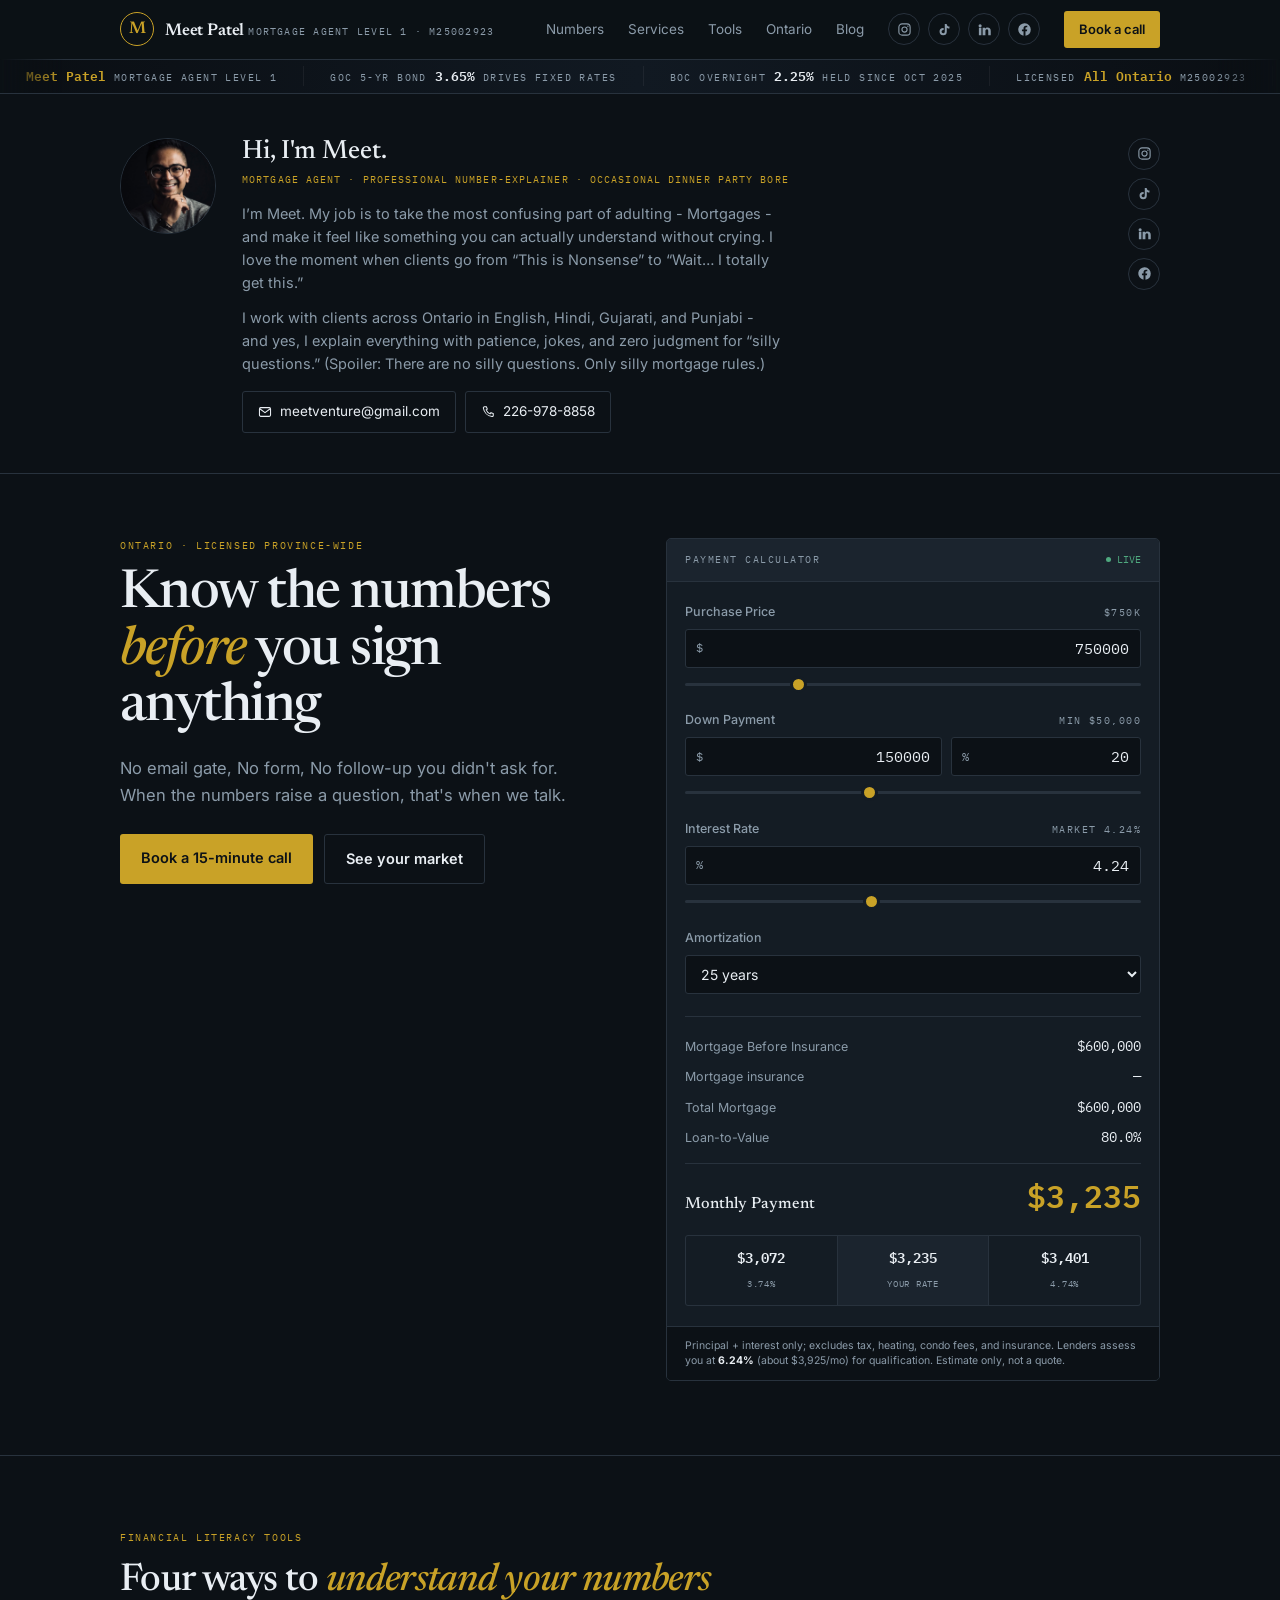
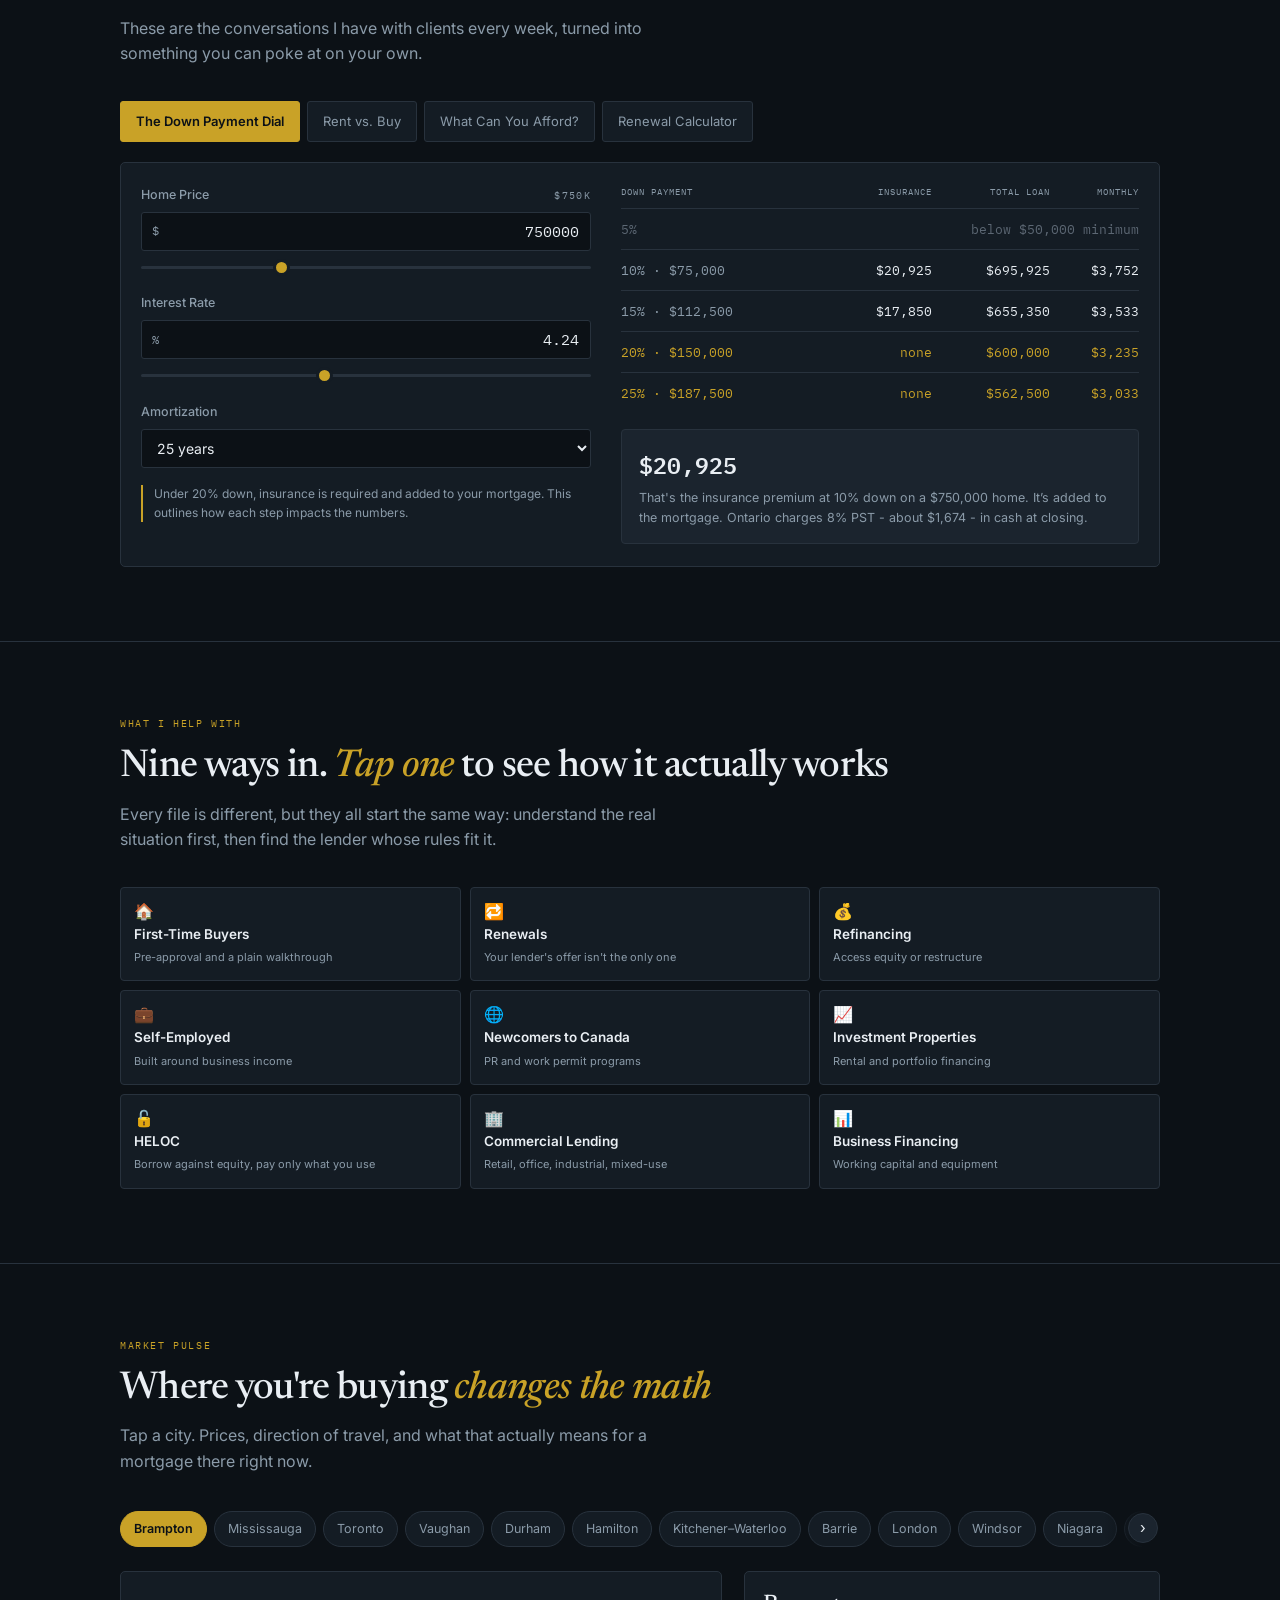
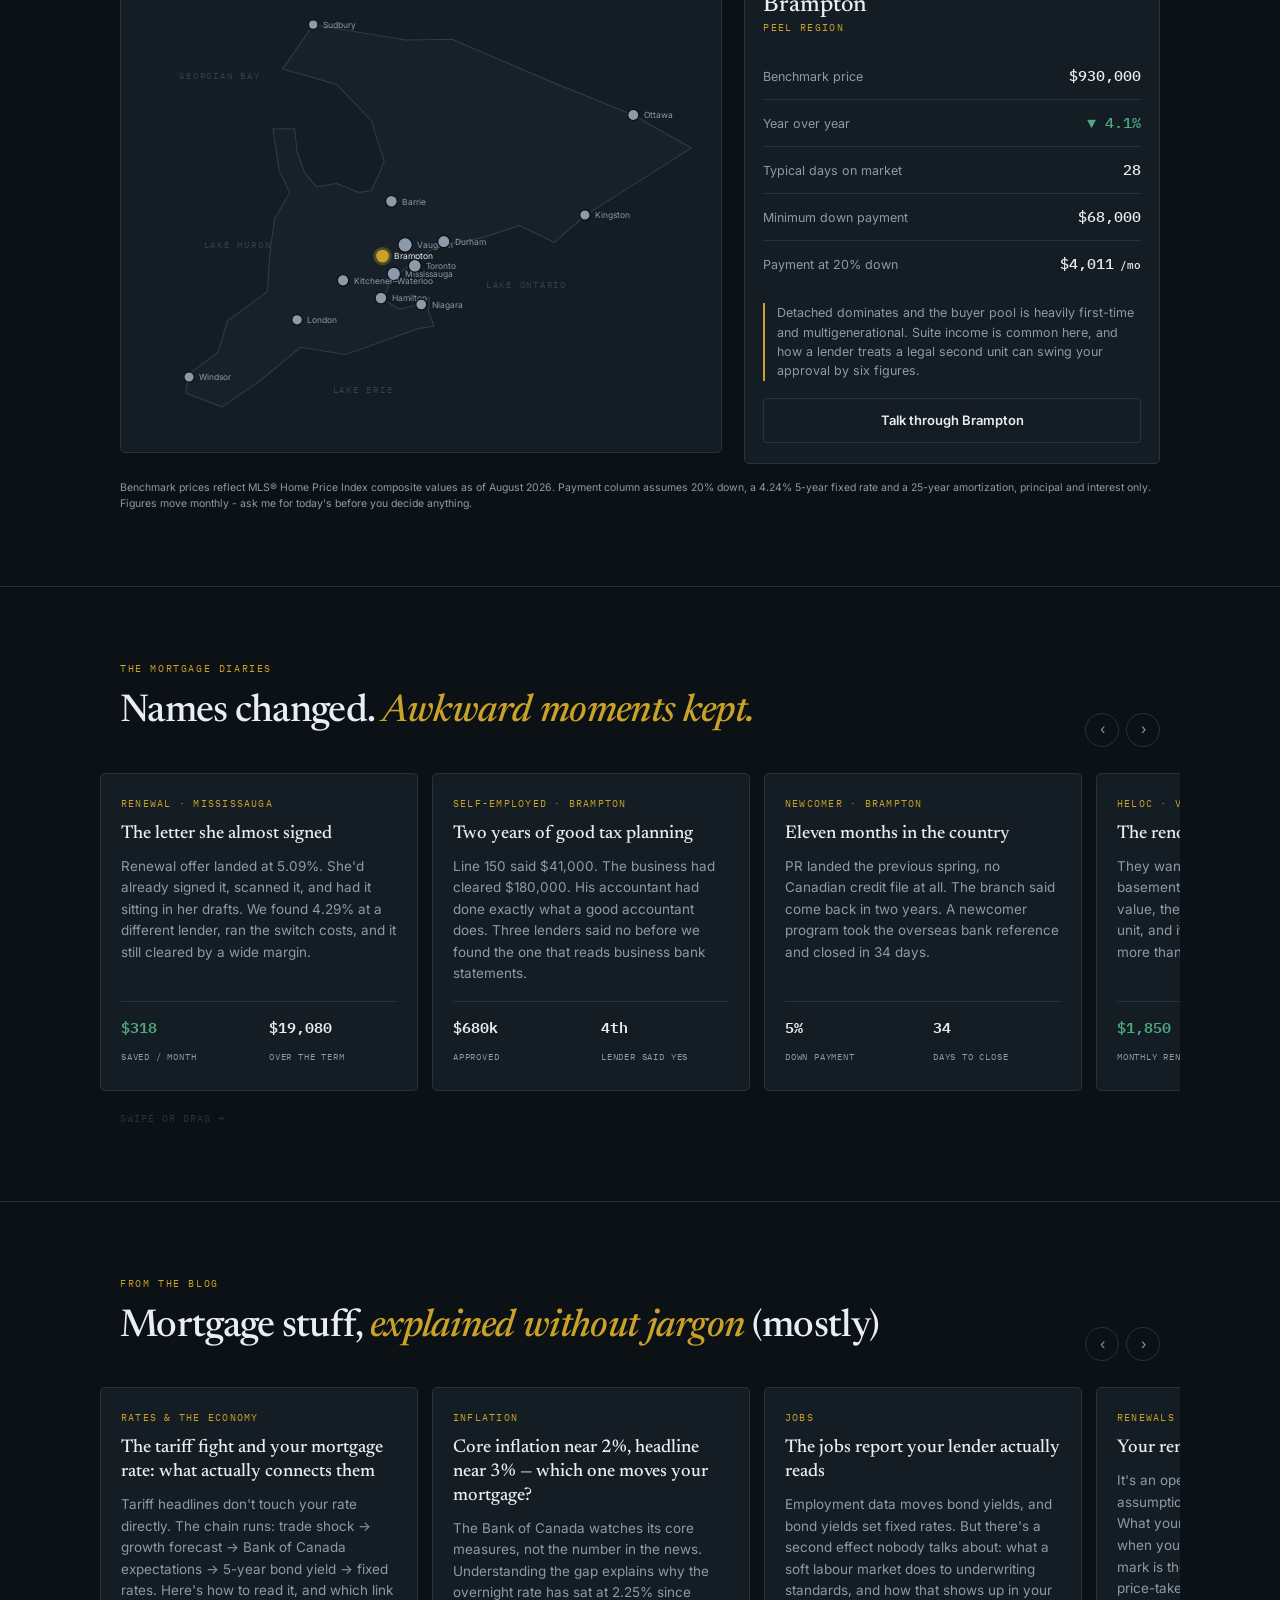
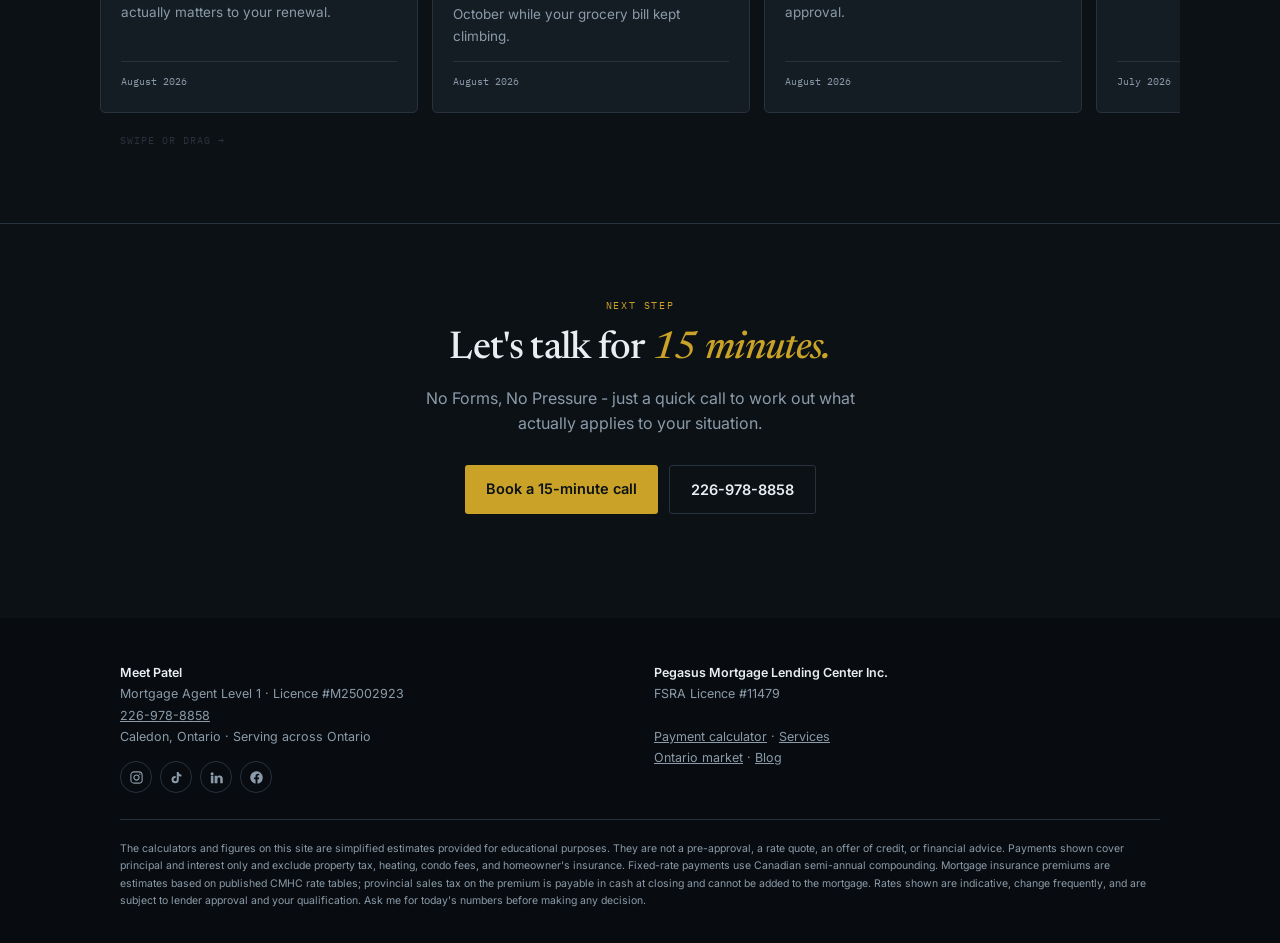
<file: index.html>
<!DOCTYPE html>
<html lang="en">
<head>
<meta charset="utf-8">
<meta name="viewport" content="width=device-width, initial-scale=1">

<title>Mortgage Agent in Brampton &amp; across Ontario | Meet Patel</title>
<meta name="description" content="Straight answers on mortgages across Ontario. Renewals, first-time buyers, self-employed, newcomers and HELOCs. Run your own numbers, then book a free 15-minute call. Meet Patel, Mortgage Agent Level 1, Pegasus Mortgage Lending Center Inc.">
<link rel="canonical" href="https://meetventure.ca/">

<meta property="og:type" content="website">
<meta property="og:url" content="https://meetventure.ca/">
<meta property="og:title" content="Mortgage Agent in Brampton &amp; across Ontario | Meet Patel">
<meta property="og:description" content="Run your own mortgage numbers before you talk to anybody. Renewals, first-time buyers, self-employed, newcomers, HELOCs.">
<meta property="og:image" content="https://meetventure.ca/images/image.jpg">
<meta name="twitter:card" content="summary_large_image">

<!--
================================================================================
  meetventure.ca  ·  ONE FILE, NO BUILD STEP
  Meet Patel · Mortgage Agent Level 1 · M25002923
  Pegasus Mortgage Lending Center Inc. · FSRA 11479
================================================================================

  HOW TO EDIT THIS SITE
  ---------------------
  Almost everything you'll ever want to change lives in ONE place:
  the CONFIG block near the bottom of this file, marked "EDIT ZONE".

    CONFIG.rates      → the ticker numbers. Update Monday mornings.
    CONFIG.market     → the Ontario map data. See the warning below.
    CONFIG.services   → the "What I help with" tiles.
    CONFIG.diaries    → the client stories.
    CONFIG.posts      → the blog cards.

  To change colours: the :root block at the very top of the CSS. Six values.
  To go light instead of dark: swap the four --bg / --surface / --text
  values. Nothing else needs to move.

  ⚠️  BEFORE YOU PUBLISH  ⚠️
  --------------------------
  CONFIG.dataVerified is set to FALSE. While it is false, an amber warning
  bar shows on the map so unverified numbers can never quietly go live.

  Go through every city in CONFIG.market, replace the figures with numbers
  you have actually confirmed from your board (TRREB, CREA, or the local
  board), then set dataVerified: true. The Toronto/GTA and Ontario figures
  are sourced; the rest are placeholders and are marked as such.

  You are licensed. Wrong numbers on a public page are a compliance problem,
  not just an accuracy one.

================================================================================
-->

<link rel="preconnect" href="https://fonts.googleapis.com">
<link rel="preconnect" href="https://fonts.gstatic.com" crossorigin>
<link href="https://fonts.googleapis.com/css2?family=Newsreader:ital,opsz,wght@0,6..72,400;0,6..72,500;0,6..72,600;1,6..72,400&family=Inter:wght@400;500;600&family=IBM+Plex+Mono:wght@400;500;600&display=swap" rel="stylesheet">

<style>
/* ============================================================
   1 · TOKENS — edit these six to re-skin the whole site
   ============================================================ */
:root{
  --bg:#0C1116;          /* page background — deep ink, not pure black */
  --surface:#141C24;     /* cards */
  --surface-2:#1B242E;   /* raised / hover */
  --line:#28323D;        /* hairlines */
  --text:#E9EEF3;        /* body text */
  --muted:#8B9BA9;       /* secondary text */
  --gold:#C9A227;        /* your accent */
  --rise:#E0603A;        /* costs going up */
  --fall:#4FA97F;        /* money saved */

  --display:"Newsreader",Georgia,serif;
  --body:"Inter",system-ui,-apple-system,sans-serif;
  --data:"IBM Plex Mono",ui-monospace,monospace;

  --head-h:104px;        /* sticky header height, desktop */
}

*{box-sizing:border-box;margin:0;padding:0}
html{scroll-behavior:smooth;scroll-padding-top:120px}
body{
  background:var(--bg);color:var(--text);
  font-family:var(--body);font-size:16px;line-height:1.6;
  -webkit-font-smoothing:antialiased;overflow-x:hidden;
}
a{color:inherit}
img{max-width:100%;display:block}
button{font:inherit;color:inherit;background:none;border:none;cursor:pointer}
:focus-visible{outline:2px solid var(--gold);outline-offset:3px;border-radius:2px}

.wrap{width:100%;max-width:1080px;margin:0 auto;padding:0 20px}

/* ============================================================
   2 · HEADER + TICKER  (the signature element)
   ============================================================ */
header{
  position:sticky;top:0;z-index:100;
  background:rgba(12,17,22,.94);
  backdrop-filter:blur(14px);-webkit-backdrop-filter:blur(14px);
  border-bottom:1px solid var(--line);
}
.hdr-top{
  display:flex;align-items:center;justify-content:space-between;
  gap:16px;padding:11px 20px;max-width:1080px;margin:0 auto;
}
.brand{display:flex;align-items:center;gap:11px;text-decoration:none;min-width:0}
.mark{
  width:34px;height:34px;flex:0 0 34px;border-radius:50%;
  border:1px solid var(--gold);color:var(--gold);
  display:grid;place-items:center;
  font-family:var(--display);font-size:17px;font-weight:600;
}
.brand-txt{min-width:0}
.brand-name{
  font-family:var(--display);font-size:17px;font-weight:600;
  letter-spacing:-.01em;line-height:1.15;white-space:nowrap;
}
.brand-role{
  font-family:var(--data);font-size:9.5px;letter-spacing:.13em;
  text-transform:uppercase;color:var(--muted);white-space:nowrap;
}
nav{display:flex;align-items:center;gap:24px}
nav a{
  font-size:13.5px;color:var(--muted);text-decoration:none;
  transition:color .16s;white-space:nowrap;
}
nav a:hover{color:var(--text)}
.nav-cta{
  background:var(--gold);color:#0C1116;
  padding:8px 15px;border-radius:3px;
  font-size:13px;font-weight:600;text-decoration:none;white-space:nowrap;
}
.nav-cta:hover{background:#DDB43A}
@media(max-width:860px){ nav a:not(.nav-cta){display:none} }

/* the rolling rail */
.ticker{
  border-top:1px solid var(--line);
  background:linear-gradient(90deg,#0A0E13,#111922 50%,#0A0E13);
  overflow:hidden;position:relative;height:34px;
  -webkit-mask-image:linear-gradient(90deg,transparent,#000 5%,#000 95%,transparent);
          mask-image:linear-gradient(90deg,transparent,#000 5%,#000 95%,transparent);
}
.ticker-track{
  display:flex;align-items:center;height:100%;width:max-content;
  animation:roll 58s linear infinite;
}
.ticker:hover .ticker-track{animation-play-state:paused}
@keyframes roll{ from{transform:translateX(0)} to{transform:translateX(-50%)} }
.tk{
  display:inline-flex;align-items:baseline;gap:8px;
  padding:0 26px;white-space:nowrap;
  border-right:1px solid rgba(255,255,255,.055);
}
.tk-l{
  font-family:var(--data);font-size:9.5px;letter-spacing:.15em;
  text-transform:uppercase;color:var(--muted);
}
.tk-v{font-family:var(--data);font-size:12.5px;font-weight:600;color:var(--text)}
.tk-v.up{color:var(--rise)} .tk-v.down{color:var(--fall)} .tk-v.acc{color:var(--gold)}
@media(prefers-reduced-motion:reduce){
  .ticker{overflow-x:auto}
  .ticker-track{animation:none}
}
@media(max-width:600px){
  :root{--head-h:96px}
  .brand-name{font-size:15.5px}
  .tk{padding:0 18px}
}

/* ============================================================
   3 · SECTIONS
   ============================================================ */
section{padding:74px 0;border-bottom:1px solid var(--line)}
.eyebrow{
  font-family:var(--data);font-size:10px;letter-spacing:.16em;
  text-transform:uppercase;color:var(--gold);margin-bottom:13px;
}
h2{
  font-family:var(--display);font-weight:500;
  font-size:clamp(1.7rem,4.2vw,2.4rem);line-height:1.16;
  letter-spacing:-.018em;margin-bottom:12px;
}
h2 em{font-style:italic;color:var(--gold)}
.lede{color:var(--muted);max-width:56ch;margin-bottom:34px;font-size:1rem}

/* ---- HERO ---- */
.hero{padding:64px 0 74px}
.hero-grid{display:grid;grid-template-columns:1fr 1fr;gap:52px;align-items:start}
@media(max-width:900px){.hero-grid{grid-template-columns:1fr;gap:36px}}
.hero h1{
  font-family:var(--display);font-weight:500;
  font-size:clamp(2.1rem,6vw,3.35rem);line-height:1.06;
  letter-spacing:-.028em;margin-bottom:18px;
}
.hero h1 em{font-style:italic;color:var(--gold)}
.hero p{color:var(--muted);margin-bottom:26px;font-size:1.04rem;max-width:46ch}
.hero-actions{display:flex;gap:11px;flex-wrap:wrap;margin-bottom:30px}
.btn{
  display:inline-block;padding:12px 21px;border-radius:3px;
  font-size:14.5px;font-weight:600;text-decoration:none;
  background:var(--gold);color:#0C1116;transition:background .16s;
}
.btn:hover{background:#DDB43A}
.btn-ghost{background:transparent;color:var(--text);border:1px solid var(--line)}
.btn-ghost:hover{background:var(--surface-2);border-color:var(--muted)}
.trust{display:flex;flex-wrap:wrap;gap:9px}
.chip{
  font-family:var(--data);font-size:10px;letter-spacing:.09em;
  text-transform:uppercase;color:var(--muted);
  border:1px solid var(--line);border-radius:100px;padding:5px 11px;
}

/* ---- CALCULATOR ---- */
.calc{background:var(--surface);border:1px solid var(--line);border-radius:5px;overflow:hidden}
.calc-head{
  display:flex;justify-content:space-between;align-items:center;gap:10px;
  padding:13px 18px;border-bottom:1px solid var(--line);background:var(--surface-2);
}
.calc-head span:first-child{
  font-family:var(--data);font-size:10px;letter-spacing:.15em;
  text-transform:uppercase;color:var(--muted);
}
.live{display:flex;align-items:center;gap:6px;font-family:var(--data);font-size:10px;color:var(--fall)}
.dot{width:5px;height:5px;border-radius:50%;background:var(--fall)}
.calc-body{padding:20px 18px}

.f{margin-bottom:17px}
.f-top{display:flex;justify-content:space-between;align-items:baseline;margin-bottom:7px;gap:10px}
.f-top label{font-size:12.5px;color:var(--muted);font-weight:500}
.inp{
  width:100%;padding:9px 11px;border:1px solid var(--line);border-radius:3px;
  background:var(--bg);color:var(--text);
  font-family:var(--data);font-size:15px;text-align:right;
}
.inp:focus{border-color:var(--gold);outline:none}
.inp::-webkit-outer-spin-button,.inp::-webkit-inner-spin-button{-webkit-appearance:none;margin:0}
.inp[type=number]{-moz-appearance:textfield}
.f-split{display:grid;grid-template-columns:1.35fr 1fr;gap:9px}
.inp-wrap{position:relative}
.inp-sfx{
  position:absolute;left:11px;top:50%;transform:translateY(-50%);
  font-family:var(--data);font-size:12px;color:var(--muted);pointer-events:none;
}

input[type=range]{
  -webkit-appearance:none;appearance:none;width:100%;height:3px;
  background:var(--line);border-radius:2px;margin-top:11px;cursor:pointer;
}
input[type=range]::-webkit-slider-thumb{
  -webkit-appearance:none;width:17px;height:17px;border-radius:50%;
  background:var(--gold);border:3px solid var(--surface);cursor:pointer;
}
input[type=range]::-moz-range-thumb{
  width:17px;height:17px;border-radius:50%;background:var(--gold);
  border:3px solid var(--surface);cursor:pointer;
}
select.inp{text-align:left;font-family:var(--body);font-size:14px}

.out{border-top:1px solid var(--line);margin-top:22px;padding-top:19px}
.out-row{display:flex;justify-content:space-between;align-items:baseline;margin-bottom:9px;gap:12px}
.out-row span:first-child{font-size:12.5px;color:var(--muted)}
.out-row span:last-child{font-family:var(--data);font-size:13.5px;font-variant-numeric:tabular-nums}
.out-main{
  display:flex;justify-content:space-between;align-items:baseline;gap:12px;
  border-top:1px solid var(--line);margin-top:14px;padding-top:16px;
}
.out-main-l{font-family:var(--display);font-size:1rem;font-weight:500}
.out-main-v{
  font-family:var(--data);font-size:1.95rem;font-weight:600;
  color:var(--gold);font-variant-numeric:tabular-nums;line-height:1;
}
.sens{
  display:grid;grid-template-columns:repeat(3,1fr);gap:1px;
  background:var(--line);border:1px solid var(--line);border-radius:3px;
  margin-top:17px;overflow:hidden;
}
.sens div{background:var(--surface);padding:10px 8px;text-align:center}
.sens b{
  display:block;font-family:var(--data);font-size:13.5px;font-weight:600;
  font-variant-numeric:tabular-nums;margin-bottom:2px;
}
.sens small{font-family:var(--data);font-size:9px;letter-spacing:.08em;text-transform:uppercase;color:var(--muted)}
.sens .mid{background:var(--surface-2)}

.flag{
  font-size:12px;padding:9px 11px;border-radius:3px;margin-top:15px;
  background:rgba(224,96,58,.09);border-left:2px solid var(--rise);color:#F0A085;
}
.flag[hidden]{display:none}
.calc-foot{
  padding:11px 18px;border-top:1px solid var(--line);
  font-size:10.5px;color:var(--muted);line-height:1.5;background:var(--bg);
}

/* ---- SERVICES ---- */
.svc-grid{display:grid;grid-template-columns:repeat(3,1fr);gap:9px}
@media(max-width:760px){.svc-grid{grid-template-columns:repeat(2,1fr)}}
.svc{
  background:var(--surface);border:1px solid var(--line);border-radius:4px;
  padding:15px 13px;text-align:left;transition:all .16s;
  display:flex;flex-direction:column;gap:7px;min-height:82px;
}
.svc:hover{background:var(--surface-2);border-color:var(--muted)}
.svc[aria-expanded=true]{border-color:var(--gold);background:var(--surface-2)}
.svc-ico{font-size:16px;line-height:1}
.svc-name{font-size:13.5px;font-weight:600;line-height:1.28}
.svc-blurb{font-size:11px;color:var(--muted);line-height:1.4}

.svc-panel{
  background:var(--surface);border:1px solid var(--gold);border-radius:4px;
  margin-top:11px;padding:24px 22px;
}
.svc-panel[hidden]{display:none}
.svc-panel h3{font-family:var(--display);font-size:1.35rem;font-weight:500;margin-bottom:10px}
.svc-panel > p{color:var(--muted);margin-bottom:18px;max-width:62ch;font-size:.95rem}
.svc-cols{display:grid;grid-template-columns:1fr 1fr;gap:24px;margin-bottom:20px}
@media(max-width:680px){.svc-cols{grid-template-columns:1fr;gap:18px}}
.svc-cols h4{
  font-family:var(--data);font-size:9.5px;letter-spacing:.14em;
  text-transform:uppercase;color:var(--gold);margin-bottom:9px;
}
.svc-cols ul{list-style:none}
.svc-cols li{
  font-size:13px;color:var(--muted);padding-left:15px;position:relative;margin-bottom:6px;line-height:1.45;
}
.svc-cols li::before{content:"—";position:absolute;left:0;color:var(--line)}
.svc-close{
  font-family:var(--data);font-size:10px;letter-spacing:.12em;
  text-transform:uppercase;color:var(--muted);margin-left:14px;
}
.svc-close:hover{color:var(--text)}

/* ---- ONTARIO MAP ---- */
.warnbar{
  background:rgba(201,162,39,.1);border:1px solid rgba(201,162,39,.4);
  border-radius:4px;padding:11px 14px;margin-bottom:20px;
  font-size:12.5px;color:#E6C86A;
}
.warnbar[hidden]{display:none}

.map-shell{display:grid;grid-template-columns:1.45fr 1fr;gap:22px;align-items:start}
@media(max-width:900px){.map-shell{grid-template-columns:1fr;gap:16px}}
.map-box{
  background:var(--surface);border:1px solid var(--line);
  border-radius:5px;padding:10px;position:relative;
}
.map-box svg{width:100%;height:auto;display:block;touch-action:manipulation}
.land{fill:#182129;stroke:#2E3A46;stroke-width:1.4;stroke-linejoin:round}
.water-lbl{
  font-family:var(--data);font-size:11px;fill:#33414F;
  letter-spacing:.2em;text-transform:uppercase;
}
.pin{cursor:pointer}
.pin-hit{fill:transparent}
.pin-dot{fill:var(--muted);stroke:var(--bg);stroke-width:1.6;transition:all .18s}
.pin:hover .pin-dot{fill:var(--text)}
.pin.on .pin-dot{fill:var(--gold);stroke:var(--gold);stroke-opacity:.3;stroke-width:7}
.pin-lbl{
  font-family:var(--body);font-size:10.5px;fill:var(--muted);
  pointer-events:none;transition:fill .18s;
}
.pin.on .pin-lbl,.pin:hover .pin-lbl{fill:var(--text)}
.pin.home .pin-dot{fill:var(--gold)}
@media(max-width:640px){ .pin-lbl{display:none} }

.chips-wrap{position:relative;margin-bottom:14px}
.chips{
  display:flex;gap:7px;overflow-x:auto;
  padding:3px 52px 10px 0;scroll-behavior:smooth;
  -webkit-overflow-scrolling:touch;scrollbar-width:none;
}
.chips::-webkit-scrollbar{display:none}
.chips-wrap::after{
  content:"";position:absolute;right:0;top:0;bottom:10px;width:56px;
  background:linear-gradient(90deg,transparent,var(--bg) 70%);pointer-events:none;
}
.chips-nudge{
  position:absolute;right:2px;top:calc(50% - 5px);transform:translateY(-50%);
  z-index:2;width:30px;height:30px;border-radius:50%;
  background:var(--surface-2);border:1px solid var(--line);
  display:grid;place-items:center;color:var(--text);font-size:15px;
}
.chips-nudge:hover{border-color:var(--gold);color:var(--gold)}
.chips-nudge.l{left:2px;right:auto}
@media(max-width:700px){.chips-nudge{display:none}}
.mchip{
  flex:0 0 auto;padding:7px 13px;border-radius:100px;
  border:1px solid var(--line);background:var(--surface);
  font-size:12.5px;color:var(--muted);white-space:nowrap;transition:all .15s;
}
.mchip:hover{border-color:var(--muted);color:var(--text)}
.mchip.on{background:var(--gold);border-color:var(--gold);color:#0C1116;font-weight:600}

.panel{background:var(--surface);border:1px solid var(--line);border-radius:5px;padding:20px 18px}
.panel-city{font-family:var(--display);font-size:1.5rem;font-weight:500;line-height:1.15}
.panel-region{
  font-family:var(--data);font-size:9.5px;letter-spacing:.14em;
  text-transform:uppercase;color:var(--gold);margin-bottom:18px;
}
.stat{
  display:flex;justify-content:space-between;align-items:baseline;gap:10px;
  padding:11px 0;border-bottom:1px solid var(--line);
}
.stat:last-of-type{border-bottom:none}
.stat-l{font-size:12.5px;color:var(--muted)}
.stat-v{font-family:var(--data);font-size:15px;font-weight:500;font-variant-numeric:tabular-nums}
.stat-v small{font-size:11px;margin-left:6px}
.panel-note{
  font-size:12.5px;color:var(--muted);line-height:1.55;
  border-left:2px solid var(--gold);padding-left:12px;margin-top:16px;
}
.panel-cta{
  display:block;text-align:center;margin-top:17px;padding:11px;
  border:1px solid var(--line);border-radius:3px;
  font-size:13px;font-weight:600;text-decoration:none;transition:all .16s;
}
.panel-cta:hover{background:var(--gold);border-color:var(--gold);color:#0C1116}
.src{font-size:10.5px;color:var(--muted);margin-top:16px;line-height:1.55}

/* ---- SOCIAL ICONS ---- */
.social{display:flex;gap:8px;align-items:center}
.social a{
  width:32px;height:32px;border-radius:50%;
  border:1px solid var(--line);color:var(--muted);
  display:grid;place-items:center;transition:all .16s;
}
.social a:hover{border-color:var(--gold);color:var(--gold);background:var(--surface-2)}
.social svg{width:15px;height:15px;display:block}
.social-v{flex-direction:column}
@media(max-width:980px){ .hdr-social{display:none} }

/* ---- INTRO BAR ---- */
.intro{padding:44px 0 40px}
.intro-grid{display:grid;grid-template-columns:96px 1fr auto;gap:26px;align-items:start}
@media(max-width:760px){
  .intro-grid{grid-template-columns:72px 1fr;gap:18px}
  .intro-social{grid-column:1/-1}
  .intro-social .social{flex-direction:row}
}
.intro-photo{
  width:96px;height:96px;border-radius:50%;object-fit:cover;
  border:1px solid var(--line);
}
@media(max-width:760px){.intro-photo{width:72px;height:72px}}
.intro-h{font-family:var(--display);font-size:1.65rem;font-weight:500;line-height:1.1;margin-bottom:5px}
.intro-role{
  font-family:var(--data);font-size:10px;letter-spacing:.11em;
  text-transform:uppercase;color:var(--gold);margin-bottom:14px;
}
.intro-body p{font-size:14.5px;color:var(--muted);margin-bottom:11px;max-width:60ch}
.intro-body p em{color:var(--text);font-style:italic}
.intro-contact{display:flex;gap:9px;flex-wrap:wrap;margin-top:16px}
.intro-contact a{
  display:inline-flex;align-items:center;gap:8px;
  padding:9px 15px;border:1px solid var(--line);border-radius:3px;
  font-size:13.5px;text-decoration:none;transition:all .16s;
}
.intro-contact a:hover{border-color:var(--gold);color:var(--gold);background:var(--surface-2)}
.intro-contact svg{width:14px;height:14px;flex:0 0 14px}

/* ---- TOOLS ---- */
.tabs{
  display:flex;gap:7px;overflow-x:auto;margin-bottom:16px;
  padding-bottom:4px;scrollbar-width:none;
}
.tabs::-webkit-scrollbar{display:none}
.tab{
  flex:0 0 auto;padding:9px 15px;border-radius:3px;
  border:1px solid var(--line);background:var(--surface);
  font-size:13px;color:var(--muted);white-space:nowrap;transition:all .15s;
}
.tab:hover{border-color:var(--muted);color:var(--text)}
.tab.on{background:var(--gold);border-color:var(--gold);color:#0C1116;font-weight:600}

.tool{background:var(--surface);border:1px solid var(--line);border-radius:5px;padding:22px 20px}
.tool[hidden]{display:none}
.tool-grid{display:grid;grid-template-columns:1fr 1.15fr;gap:30px;align-items:start}
@media(max-width:820px){.tool-grid{grid-template-columns:1fr;gap:22px}}
.tool-note{
  font-size:12px;color:var(--muted);line-height:1.55;
  border-left:2px solid var(--gold);padding-left:11px;margin-top:16px;
}
.tool-verdict{
  background:var(--surface-2);border:1px solid var(--line);border-radius:4px;
  padding:16px 17px;margin-top:16px;
}
.tool-verdict b{
  display:block;font-family:var(--data);font-size:1.45rem;font-weight:600;
  margin-bottom:5px;font-variant-numeric:tabular-nums;
}
.tool-verdict span{font-size:12.5px;color:var(--muted);line-height:1.55;display:block}

.ladder{width:100%;border-collapse:collapse;font-family:var(--data);font-size:12.5px}
.ladder th{
  font-family:var(--data);font-size:9px;letter-spacing:.11em;text-transform:uppercase;
  color:var(--muted);font-weight:400;text-align:right;padding:0 0 9px;border-bottom:1px solid var(--line);
}
.ladder th:first-child{text-align:left}
.ladder td{padding:10px 0;border-bottom:1px solid var(--line);text-align:right;font-variant-numeric:tabular-nums}
.ladder td:first-child{text-align:left;color:var(--muted)}
.ladder tr.hl td{color:var(--gold)}
.ladder tr.bad td{color:#5C6773}
.ladder tr:last-child td{border-bottom:none}

/* ---- HORIZONTAL RAILS ---- */
.rail-head{display:flex;justify-content:space-between;align-items:flex-end;gap:16px;margin-bottom:26px}
.rail-nav{display:flex;gap:7px;flex:0 0 auto}
.rail-btn{
  width:34px;height:34px;border:1px solid var(--line);border-radius:50%;
  display:grid;place-items:center;color:var(--muted);transition:all .15s;font-size:14px;
}
.rail-btn:hover{border-color:var(--gold);color:var(--gold)}
@media(max-width:700px){.rail-nav{display:none}}

.rail{
  display:flex;gap:14px;overflow-x:auto;scroll-snap-type:x mandatory;
  -webkit-overflow-scrolling:touch;scrollbar-width:none;
  padding-bottom:6px;margin:0 -20px;padding-left:20px;padding-right:20px;
}
.rail::-webkit-scrollbar{display:none}
.card{
  flex:0 0 318px;scroll-snap-align:start;
  background:var(--surface);border:1px solid var(--line);border-radius:5px;
  padding:22px 20px;display:flex;flex-direction:column;transition:border-color .16s;
}
.card:hover{border-color:var(--muted)}
@media(max-width:520px){.card{flex:0 0 82%}}
.card-tag{
  font-family:var(--data);font-size:9.5px;letter-spacing:.13em;
  text-transform:uppercase;color:var(--gold);margin-bottom:11px;
}
.card h3{font-family:var(--display);font-size:1.16rem;font-weight:500;line-height:1.28;margin-bottom:10px}
.card p{font-size:13.5px;color:var(--muted);line-height:1.6;flex:1}
.card-num{
  display:flex;gap:20px;margin-top:16px;padding-top:14px;border-top:1px solid var(--line);
}
.card-num div{flex:1}
.card-num b{
  display:block;font-family:var(--data);font-size:15px;font-weight:600;
  margin-bottom:2px;font-variant-numeric:tabular-nums;
}
.card-num b.g{color:var(--fall)} .card-num b.r{color:var(--rise)}
.card-num small{font-family:var(--data);font-size:9px;letter-spacing:.09em;text-transform:uppercase;color:var(--muted)}
.card-date{font-family:var(--data);font-size:10px;color:var(--muted);margin-top:14px;padding-top:12px;border-top:1px solid var(--line)}
.rail-hint{
  font-family:var(--data);font-size:10px;letter-spacing:.1em;
  text-transform:uppercase;color:var(--line);margin-top:14px;
}

/* ---- CLOSE + FOOTER ---- */
.close-sec{text-align:center;border-bottom:none}
.close-sec h2{max-width:20ch;margin:0 auto 14px}
.close-sec p{color:var(--muted);max-width:44ch;margin:0 auto 28px}
footer{background:#080C10;padding:44px 0 34px;font-size:12.5px;color:var(--muted);line-height:1.7}
.foot-grid{display:grid;grid-template-columns:1fr 1fr;gap:28px;margin-bottom:26px}
@media(max-width:640px){.foot-grid{grid-template-columns:1fr}}
footer strong{color:var(--text);font-weight:600}
.foot-social{margin-top:14px}
.legal{border-top:1px solid var(--line);padding-top:20px;font-size:10.5px;line-height:1.65}
</style>
</head>
<body>

<!-- ============ HEADER ============ -->
<header>
  <div class="hdr-top">
    <a class="brand" href="#top">
      <span class="mark">M</span>
      <span class="brand-txt">
        <span class="brand-name">Meet Patel</span>
        <span class="brand-role">Mortgage Agent Level 1 · M25002923</span>
      </span>
    </a>
    <nav>
      <a href="#numbers">Numbers</a>
      <a href="#help">Services</a>
      <a href="#tools">Tools</a>
      <a href="#ontario">Ontario</a>
      <a href="#blog">Blog</a>
      <span class="social hdr-social" id="hdrSocial"></span>
      <a class="nav-cta" href="https://calendly.com/meetventure" target="_blank" rel="noopener">Book a call</a>
    </nav>
  </div>
  <div class="ticker" aria-hidden="true">
    <div class="ticker-track" id="tick"></div>
  </div>
</header>

<main id="top">

<!-- ============ INTRO ============ -->
<section class="intro">
  <div class="wrap">
    <div class="intro-grid">
      <img class="intro-photo" id="introPhoto" src="images/image.jpg" alt="Meet Patel, Mortgage Agent Level 1, Brampton Ontario">
      <div class="intro-body">
        <div class="intro-h">Hi, I'm Meet.</div>
        <div class="intro-role">Mortgage Agent · Professional Number-Explainer · Occasional Dinner Party Bore</div>
        <p>I’m Meet. My job is to take the most confusing part of adulting - Mortgages - and make it feel like something you can actually understand without crying. I love the moment when clients go from “This is Nonsense” to “Wait… I totally get this.”</p>
        <p>I work with clients across Ontario in English, Hindi, Gujarati, and Punjabi - and yes, I explain everything with patience, jokes, and zero judgment for “silly questions.” (Spoiler: There are no silly questions. Only silly mortgage rules.)</p>
        <div class="intro-contact" id="introContact"></div>
      </div>
      <div class="intro-social">
        <span class="social social-v" id="introSocial"></span>
      </div>
    </div>
  </div>
</section>

<!-- ============ HERO + CALCULATOR ============ -->
<section class="hero" id="numbers">
  <div class="wrap">
    <div class="hero-grid">
      <div>
        <div class="eyebrow">Ontario · Licensed province-wide</div>
        <h1>Know the numbers <em>before</em> you sign anything</h1>
        <p>No email gate, No form, No follow-up you didn't ask for. When the numbers raise a question, that's when we talk.</p>
        <div class="hero-actions">
          <a class="btn" href="https://calendly.com/meetventure" target="_blank" rel="noopener">Book a 15-minute call</a>
          <a class="btn btn-ghost" href="#ontario">See your market</a>
        </div>
      </div>

      <div class="calc">
        <div class="calc-head">
          <span>Payment calculator</span>
          <span class="live"><span class="dot"></span>LIVE</span>
        </div>
        <div class="calc-body">

          <div class="f">
            <div class="f-top">
              <label for="price">Purchase Price</label>
              <span class="tk-l" id="priceHint"></span>
            </div>
            <div class="inp-wrap">
              <span class="inp-sfx">$</span>
              <input class="inp" type="number" id="price" value="750000" min="100000" max="5000000" step="5000" inputmode="numeric">
            </div>
            <input type="range" id="priceR" min="200000" max="2500000" step="5000" value="750000">
          </div>

          <div class="f">
            <div class="f-top">
              <label>Down Payment</label>
              <span class="tk-l" id="minHint"></span>
            </div>
            <div class="f-split">
              <div class="inp-wrap">
                <span class="inp-sfx">$</span>
                <input class="inp" type="number" id="dp" value="150000" min="0" step="1000" inputmode="numeric">
              </div>
              <div class="inp-wrap">
                <span class="inp-sfx">%</span>
                <input class="inp" type="number" id="dpp" value="20" min="0" max="100" step="0.1" inputmode="decimal">
              </div>
            </div>
            <input type="range" id="dpR" min="0" max="50" step="0.5" value="20">
          </div>

          <div class="f">
            <div class="f-top">
              <label for="rate">Interest Rate</label>
              <span class="tk-l" id="rateHint"></span>
            </div>
            <div class="inp-wrap">
              <span class="inp-sfx">%</span>
              <input class="inp" type="number" id="rate" value="4.24" min="0.5" max="15" step="0.01" inputmode="decimal">
            </div>
            <input type="range" id="rateR" min="1" max="9" step="0.01" value="4.24">
          </div>

          <div class="f">
            <div class="f-top"><label for="am">Amortization</label></div>
            <select class="inp" id="am">
              <option value="25" selected>25 years</option>
              <option value="30">30 years</option>
              <option value="20">20 years</option>
              <option value="15">15 years</option>
            </select>
          </div>

          <div class="out">
            <div class="out-row"><span>Mortgage Before Insurance</span><span id="oBase">—</span></div>
            <div class="out-row"><span id="oPremL">Mortgage Insurance Premium</span><span id="oPrem">—</span></div>
            <div class="out-row"><span>Total Mortgage</span><span id="oTotal">—</span></div>
            <div class="out-row"><span>Loan-to-Value</span><span id="oLtv">—</span></div>
            <div class="out-main">
              <span class="out-main-l">Monthly Payment</span>
              <span class="out-main-v" id="oPay">—</span>
            </div>
            <div class="sens">
              <div><b id="sLo">—</b><small id="sLoL">−0.50%</small></div>
              <div class="mid"><b id="sMid">—</b><small>your rate</small></div>
              <div><b id="sHi">—</b><small id="sHiL">+0.50%</small></div>
            </div>
            <div class="flag" id="flagMin" hidden></div>
            <div class="flag" id="flagPst" hidden></div>
          </div>
        </div>
        <div class="calc-foot" id="calcFoot"></div>
      </div>
    </div>
  </div>
</section>

<!-- ============ FINANCIAL LITERACY TOOLS ============ -->
<section id="tools">
  <div class="wrap">
    <div class="eyebrow">Financial literacy tools</div>
    <h2>Four ways to <em>understand your numbers</em></h2>
    <p class="lede">These are the conversations I have with clients every week, turned into something you can poke at on your own.</p>

    <div class="tabs" id="tabs">
      <button class="tab on" data-t="t1">The Down Payment Dial</button>
      <button class="tab" data-t="t2">Rent vs. Buy</button>
      <button class="tab" data-t="t3">What Can You Afford?</button>
      <button class="tab" data-t="t4">Renewal Calculator</button>
    </div>

    <!-- Tool 1 -->
    <div class="tool" id="t1">
      <div class="tool-grid">
        <div>
          <div class="f">
            <div class="f-top"><label for="t1p">Home Price</label><span class="tk-l" id="t1pH"></span></div>
            <div class="inp-wrap"><span class="inp-sfx">$</span><input class="inp" type="number" id="t1p" value="750000" step="5000" inputmode="numeric"></div>
            <input type="range" id="t1pR" min="200000" max="2000000" step="5000" value="750000">
          </div>
          <div class="f">
            <div class="f-top"><label for="t1r">Interest Rate</label></div>
            <div class="inp-wrap"><span class="inp-sfx">%</span><input class="inp" type="number" id="t1r" value="4.24" step="0.01" inputmode="decimal"></div>
            <input type="range" id="t1rR" min="1" max="9" step="0.01" value="4.24">
          </div>
          <div class="f">
            <div class="f-top"><label for="t1a">Amortization</label></div>
            <select class="inp" id="t1a"><option value="25">25 years</option><option value="30">30 years</option></select>
          </div>
          <p class="tool-note">Under 20% down, insurance is required and added to your mortgage. This outlines how each step impacts the numbers.</p>
        </div>
        <div>
          <table class="ladder" id="t1out"></table>
          <div class="tool-verdict" id="t1v"></div>
        </div>
      </div>
    </div>

    <!-- Tool 2 -->
    <div class="tool" id="t2" hidden>
      <div class="tool-grid">
        <div>
          <div class="f">
            <div class="f-top"><label for="t2rent">Monthly Rent Today</label></div>
            <div class="inp-wrap"><span class="inp-sfx">$</span><input class="inp" type="number" id="t2rent" value="2600" step="50" inputmode="numeric"></div>
          </div>
          <div class="f">
            <div class="f-top"><label for="t2price">Comparable Home Price</label></div>
            <div class="inp-wrap"><span class="inp-sfx">$</span><input class="inp" type="number" id="t2price" value="750000" step="5000" inputmode="numeric"></div>
          </div>
          <div class="f">
            <div class="f-top"><label for="t2dp">Down Payment</label></div>
            <div class="inp-wrap"><span class="inp-sfx">%</span><input class="inp" type="number" id="t2dp" value="20" step="0.5" inputmode="decimal"></div>
          </div>
          <div class="f">
            <div class="f-top"><label for="t2r">Interest Rate</label></div>
            <div class="inp-wrap"><span class="inp-sfx">%</span><input class="inp" type="number" id="t2r" value="4.24" step="0.01" inputmode="decimal"></div>
          </div>
          <div class="f">
            <div class="f-top"><label for="t2y">Years from Now</label><span class="tk-l" id="t2yH">10 years</span></div>
            <input type="range" id="t2y" min="1" max="25" step="1" value="10">
          </div>
          <div class="f">
            <div class="f-top"><label for="t2g">Home appreciation / yr</label></div>
            <div class="inp-wrap"><span class="inp-sfx">%</span><input class="inp" type="number" id="t2g" value="3" step="0.5" inputmode="decimal"></div>
          </div>
          <div class="f">
            <div class="f-top"><label for="t2c">Tax + Upkeep / yr</label><span class="tk-l">% of value</span></div>
            <div class="inp-wrap"><span class="inp-sfx">%</span><input class="inp" type="number" id="t2c" value="1.5" step="0.1" inputmode="decimal"></div>
          </div>
        </div>
        <div>
          <table class="ladder" id="t2out"></table>
          <div class="tool-verdict" id="t2v"></div>
          <p class="tool-note">Assumes 3% annual rent growth and 1.5% closing costs. Unlike most rent‑vs‑buy tools, this one includes property tax, maintenance, and closing costs. It still excludes the investment return your down payment could earn - an important factor worth discussing.</p>
        </div>
      </div>
    </div>

    <!-- Tool 3 -->
    <div class="tool" id="t3" hidden>
      <div class="tool-grid">
        <div>
          <div class="f">
            <div class="f-top"><label for="t3inc">Annual Household Income</label></div>
            <div class="inp-wrap"><span class="inp-sfx">$</span><input class="inp" type="number" id="t3inc" value="140000" step="1000" inputmode="numeric"></div>
          </div>
          <div class="f">
            <div class="f-top"><label for="t3debt">Monthly Debt Payments</label><span class="tk-l">cards, car, loans</span></div>
            <div class="inp-wrap"><span class="inp-sfx">$</span><input class="inp" type="number" id="t3debt" value="500" step="25" inputmode="numeric"></div>
          </div>
          <div class="f">
            <div class="f-top"><label for="t3dp">Down Payment Saved</label></div>
            <div class="inp-wrap"><span class="inp-sfx">$</span><input class="inp" type="number" id="t3dp" value="90000" step="1000" inputmode="numeric"></div>
          </div>
          <div class="f">
            <div class="f-top"><label for="t3tax">Property Tax / year</label></div>
            <div class="inp-wrap"><span class="inp-sfx">$</span><input class="inp" type="number" id="t3tax" value="5200" step="100" inputmode="numeric"></div>
          </div>
          <div class="f">
            <div class="f-top"><label for="t3heat">Heat / month</label></div>
            <div class="inp-wrap"><span class="inp-sfx">$</span><input class="inp" type="number" id="t3heat" value="150" step="10" inputmode="numeric"></div>
          </div>
          <div class="f">
            <div class="f-top"><label for="t3r">Contract Rate</label><span class="tk-l" id="t3qH"></span></div>
            <div class="inp-wrap"><span class="inp-sfx">%</span><input class="inp" type="number" id="t3r" value="4.24" step="0.01" inputmode="decimal"></div>
          </div>
          <div class="f">
            <div class="f-top"><label for="t3a">Amortization</label></div>
            <select class="inp" id="t3a">
              <option value="25" selected>25 years</option>
              <option value="30">30 years</option>
            </select>
          </div>
        </div>
        <div>
          <table class="ladder" id="t3out"></table>
          <div class="tool-verdict" id="t3v"></div>
          <div class="flag" id="t3flag" hidden></div>
          <p class="tool-note">Uses lender ratios: GDS 39%, TDS 44%. Tighter one sets your limit. It’s a guide, not a pre‑approval, and lenders vary their rules..</p>
        </div>
      </div>
    </div>

    <!-- Tool 4 -->
    <div class="tool" id="t4" hidden>
      <div class="tool-grid">
        <div>
          <div class="f">
            <div class="f-top"><label for="t4bal">Remaining Balance</label></div>
            <div class="inp-wrap"><span class="inp-sfx">$</span><input class="inp" type="number" id="t4bal" value="480000" step="1000" inputmode="numeric"></div>
          </div>
          <div class="f">
            <div class="f-top"><label for="t4cur">Your Current Rate</label></div>
            <div class="inp-wrap"><span class="inp-sfx">%</span><input class="inp" type="number" id="t4cur" value="1.89" step="0.01" inputmode="decimal"></div>
          </div>
          <div class="f">
            <div class="f-top"><label for="t4yrs">Years Left to Pay Off</label></div>
            <div class="inp-wrap"><span class="inp-sfx">y</span><input class="inp" type="number" id="t4yrs" value="20" step="1" min="1" max="30" inputmode="numeric"></div>
          </div>
          <div class="f">
            <div class="f-top"><label for="t4off">Your Lender's Renewal Offer</label><span class="tk-l">from your letter</span></div>
            <div class="inp-wrap"><span class="inp-sfx">%</span><input class="inp" type="number" id="t4off" value="4.64" step="0.01" inputmode="decimal"></div>
          </div>
          <div class="f">
            <div class="f-top"><label for="t4mkt">Competitive Market Rate</label><span class="tk-l" id="t4mH"></span></div>
            <div class="inp-wrap"><span class="inp-sfx">%</span><input class="inp" type="number" id="t4mkt" value="4.24" step="0.01" inputmode="decimal"></div>
          </div>
          <p class="tool-note">Switching lenders at maturity normally carries no prepayment penalty. Most lenders will hold a rate for you from about 120 days out.</p>
        </div>
        <div>
          <table class="ladder" id="t4out"></table>
          <div class="tool-verdict" id="t4v"></div>
        </div>
      </div>
    </div>
  </div>
</section>

<!-- ============ SERVICES ============ -->
<section id="help">
  <div class="wrap">
    <div class="eyebrow">What I help with</div>
    <h2>Nine ways in. <em>Tap one</em> to see how it actually works</h2>
    <p class="lede">Every file is different, but they all start the same way: understand the real situation first, then find the lender whose rules fit it.</p>
    <div class="svc-grid" id="svcGrid"></div>
    <div class="svc-panel" id="svcPanel" hidden></div>
  </div>
</section>

<!-- ============ ONTARIO MAP ============ -->
<section id="ontario">
  <div class="wrap">
    <div class="eyebrow">Market pulse</div>
    <h2>Where you're buying <em>changes the math</em></h2>
    <p class="lede">Tap a city. Prices, direction of travel, and what that actually means for a mortgage there right now.</p>

    <div class="warnbar" id="warnbar" hidden></div>

    <div class="chips-wrap">
      <div class="chips" id="chips"></div>
      <button class="chips-nudge l" id="chipsL" aria-label="Scroll cities left">‹</button>
      <button class="chips-nudge" id="chipsR" aria-label="Scroll cities right">›</button>
    </div>

    <div class="map-shell">
      <div class="map-box">
        <svg viewBox="0 0 720 570" role="img" aria-label="Map of Ontario with selectable cities">
          <text class="water-lbl" x="60" y="120">Georgian Bay</text>
          <text class="water-lbl" x="90" y="330">Lake Huron</text>
          <text class="water-lbl" x="440" y="380">Lake Ontario</text>
          <text class="water-lbl" x="250" y="510">Lake Erie</text>
          <path class="land" d="M71 487 L108 459 L120 420 L169 384 L172 339 L178 294 L197 261 L184 235 L176 182 L203 182 L206 210 L215 236 L230 254 L255 250 L283 261 L298 259 L309 235 L314 222 L298 172 L255 127 L188 108 L226 53 L341 72 L398 71 L517 122 L623 165 L695 206 L624 251 L564 289 L525 323 L482 302 L437 317 L380 327 L347 351 L323 368 L315 388 L310 392 L333 406 L357 400 L370 391 L369 408 L376 427 L356 430 L266 462 L210 453 L161 494 L113 527 L68 510 Z"/>
          <g id="pins"></g>
        </svg>
      </div>

      <div class="panel" id="panel"></div>
    </div>

    <p class="src" id="src"></p>
  </div>
</section>

<!-- ============ MORTGAGE DIARIES ============ -->
<section id="stories">
  <div class="wrap">
    <div class="rail-head">
      <div>
        <div class="eyebrow">The Mortgage Diaries</div>
        <h2>Names changed. <em>Awkward moments kept.</em></h2>
      </div>
      <div class="rail-nav">
        <button class="rail-btn" data-rail="diaryRail" data-dir="-1" aria-label="Previous story">‹</button>
        <button class="rail-btn" data-rail="diaryRail" data-dir="1" aria-label="Next story">›</button>
      </div>
    </div>
    <div class="rail" id="diaryRail"></div>
    <div class="rail-hint">Swipe or drag →</div>
  </div>
</section>

<!-- ============ BLOG ============ -->
<section id="blog">
  <div class="wrap">
    <div class="rail-head">
      <div>
        <div class="eyebrow">From the blog</div>
        <h2>Mortgage stuff, <em>explained without jargon</em> (mostly)</h2>
      </div>
      <div class="rail-nav">
        <button class="rail-btn" data-rail="blogRail" data-dir="-1" aria-label="Previous post">‹</button>
        <button class="rail-btn" data-rail="blogRail" data-dir="1" aria-label="Next post">›</button>
      </div>
    </div>
    <div class="rail" id="blogRail"></div>
    <div class="rail-hint">Swipe or drag →</div>
  </div>
</section>

<!-- ============ CLOSE ============ -->
<section class="close-sec">
  <div class="wrap">
    <div class="eyebrow">Next step</div>
    <h2>Let's talk for <em>15 minutes.</em></h2>
    <p>No Forms, No Pressure - just a quick call to work out what actually applies to your situation.</p>
    <div class="hero-actions" style="justify-content:center">
      <a class="btn" href="https://calendly.com/meetventure" target="_blank" rel="noopener">Book a 15-minute call</a>
      <a class="btn btn-ghost" href="tel:+12269788858">226-978-8858</a>
    </div>
  </div>
</section>

</main>

<footer>
  <div class="wrap">
    <div class="foot-grid">
      <div>
        <strong>Meet Patel</strong><br>
        Mortgage Agent Level 1 · Licence #M25002923<br>
        <a href="tel:+12269788858">226-978-8858</a><br>
        Caledon, Ontario · Serving across Ontario
        <div class="foot-social">
          <span class="social" id="footSocial"></span>
        </div>
      </div>
      <div>
        <strong>Pegasus Mortgage Lending Center Inc.</strong><br>
        FSRA Licence #11479<br><br>
        <a href="#numbers">Payment calculator</a> · <a href="#help">Services</a><br>
        <a href="#ontario">Ontario market</a> · <a href="#blog">Blog</a>
      </div>
    </div>
    <div class="legal">
      The calculators and figures on this site are simplified estimates provided for educational purposes. They are not a pre-approval, a rate quote, an offer of credit, or financial advice. Payments shown cover principal and interest only and exclude property tax, heating, condo fees, and homeowner's insurance. Fixed-rate payments use Canadian semi-annual compounding. Mortgage insurance premiums are estimates based on published CMHC rate tables; provincial sales tax on the premium is payable in cash at closing and cannot be added to the mortgage. Rates shown are indicative, change frequently, and are subject to lender approval and your qualification. Ask me for today's numbers before making any decision.
    </div>
  </div>
</footer>

<script>
/* ==================================================================
   ★★★  EDIT ZONE — everything you'll ever change lives here  ★★★
   ================================================================== */
const CONFIG = {

  /* Set to true ONLY after you've verified every market number below
     against your board's latest release. While false, an amber warning
     bar shows on the map so nothing unverified goes live by accident. */
  dataVerified: false,

  asOf: "August 2026",

  /* ---- TICKER + CALCULATOR DEFAULTS — update Monday mornings ---- */
  rates: {
    fixed5:   4.24,   // best 5-yr fixed you can actually place today
    var5:     3.35,   // best 5-yr variable
    boc:      2.25,   // Bank of Canada overnight
    prime:    4.45,   // lender prime
    bond5:    3.20    // Government of Canada 5-yr bond yield
  },

  /* ---- CONTACT ----
     Change it here once and it updates the header, the intro, and the footer. */
  contact: {
    email:    "meetventure@gmail.com",          // ⚠️ CONFIRM THIS IS RIGHT
    phone:    "226-978-8858",
    phoneRaw: "+12269788858",
    calendly: "https://calendly.com/meetventure",
    social: {
      Instagram: "https://instagram.com/meetventure/",
      TikTok:    "https://tiktok.com/@meetventure",
      LinkedIn:  "https://linkedin.com/in/meetventurefinance",
      Facebook:  "https://facebook.com/meetventure/"
    }
  },

  /* ---- THE ROLLING RAIL ----
     Add, remove or reorder freely. tone: "up" | "down" | "acc" | ""
     Leave `l` empty for a plain label with no data prefix. */
  ticker: [
    { l:"",              v:"Meet Patel",   tone:"acc", sub:"Mortgage Agent Level 1" },
    { l:"GoC 5-yr bond", v:"3.65%",        tone:"",    sub:"drives fixed rates" },
    { l:"BoC overnight", v:"2.25%",        tone:"",    sub:"held since Oct 2025" },
    { l:"Licensed",      v:"All Ontario",  tone:"acc", sub:"M25002923" }
  ],

  /* ---- SERVICES ---- */
  services: [
    { ico:"🏠", name:"First-Time Buyers", blurb:"Pre-approval and a plain walkthrough",
      body:"Most first-time buyers get told a number and never told how it was reached. We do it the other way round — you'll understand the math before you understand the price.",
      left:["What you can actually carry, not just qualify for","Down payment strategy including the FHSA and RRSP Home Buyers' Plan","Land transfer tax rebates and what they're worth","Why a pre-approval is a rate hold, not a promise"],
      right:["Two most recent pay stubs","Letter of employment","90-day history on down payment funds","Photo ID and SIN"] },

    { ico:"🔁", name:"Renewals", blurb:"Your lender's offer isn't the only one",
      body:"Roughly 60% of all Canadian mortgages renew across 2025 and 2026. Your lender knows most people sign the first letter because they're out of time. Start 120 days out and you're negotiating instead of accepting.",
      left:["What your current lender will move to if pushed","Switch costs, penalties, and whether the math clears","Blend-and-extend vs. moving lenders","The 120-day rate hold, and why it matters"],
      right:["Your renewal letter","Most recent mortgage statement","Property tax bill","Income confirmation"] },

    { ico:"💰", name:"Refinancing", blurb:"Access equity or restructure",
      body:"Refinancing is worth it when the interest you save is bigger than the penalty you pay. That's a calculation, not an opinion — and it's one I'll show you either way.",
      left:["Debt consolidation with the real break-even","Renovation and investment funding","Penalty math: IRD vs three months' interest","Up to 80% of your home's value"],
      right:["Mortgage statement","Property tax bill","Statements for debts being consolidated","Income confirmation"] },

    { ico:"💼", name:"Self-Employed", blurb:"Built around business income",
      body:"Your accountant optimised your taxes. That same optimisation is what a bank reads as low income. I know which lenders look past line 150 — and how to present the file so they do.",
      left:["Add-backs most lenders will allow","Stated income programs and what they cost","Incorporated vs. sole proprietor","Why two years isn't always required"],
      right:["Two years T1 Generals and Notices of Assessment","Business financial statements","Articles of incorporation or licence","Six months business bank statements"] },

    { ico:"🌐", name:"Newcomers to Canada", blurb:"PR and work permit programs",
      body:"No Canadian credit history isn't the obstacle people think it is. Several lenders run dedicated newcomer programs, and I can walk you through them in Punjabi, Hindi, or Gujarati if that's easier.",
      left:["Programs for PR within five years of landing","Work permit financing with as little as 5% down","What counts when you have no Canadian credit","Down payment from overseas: the 90-day rule"],
      right:["PR card, work permit, or landing papers","Letter of employment and pay stubs","90-day history on funds, including overseas","Reference letter from your home-country bank"] },

    { ico:"📈", name:"Investment Properties", blurb:"Rental and portfolio financing",
      body:"Rental math lives or dies on how a lender treats the rent. Some add it to income, some offset it against the payment — and the difference decides whether you qualify.",
      left:["Rental offset vs. rental add-back","20% minimum down on a rental","Multi-unit and portfolio structures","Refinancing one property to buy the next"],
      right:["Existing leases","T776 rental statements","Mortgage statements on current properties","Two years T1 Generals and Notices of Assessment"] },

    { ico:"🔓", name:"HELOC", blurb:"Borrow against equity, pay only what you use",
      body:"A home equity line of credit sits behind or alongside your mortgage and lets you draw, repay, and redraw. You pay interest only on what you actually use — which makes it powerful and easy to misuse in equal measure.",
      left:["Up to 65% of value standalone, or 80% combined with a mortgage","Interest-only payments on the balance drawn","Rate floats with prime, so payments move","Common uses: renovations, a rental down payment, or a cash-flow buffer"],
      right:["Mortgage statement","Property tax bill","Income confirmation","A recent appraisal if you have one"] },

    { ico:"🏢", name:"Commercial Lending", blurb:"Retail, office, industrial, mixed-use",
      body:"Commercial is underwritten on the property's income, not just yours. Expect larger down payments, shorter terms, and a slower process — the trade-off is that a strong building can carry a weaker borrower.",
      left:["Retail, office, industrial, mixed-use","Typically 25–35% down","Debt service coverage ratio drives approval","CMHC MLI Select for multi-residential"],
      right:["Rent roll and current leases","Two years operating statements","Business financials","Purchase agreement and environmental report"] },

    { ico:"📊", name:"Business Financing", blurb:"Working capital and equipment",
      body:"Financing built around how your business actually runs — including the seasonal, lumpy, and unconventional versions that a branch will not touch.",
      left:["Working capital and lines of credit","Equipment and vehicle financing","Canada Small Business Financing Program","Acquisition and expansion funding"],
      right:["Two years business financials","Six months business bank statements","Accounts receivable aging","Personal net worth statement"] }
  ],

  /* ---- ONTARIO MAP ----
     x / y are SVG coordinates on the 720×570 map. Don't change them
     unless you're moving a pin. Everything else: update freely.

     ⚠️ Toronto/GTA and the province-wide figures are sourced (CREA/TRREB,
     July 2026). EVERY OTHER CITY IS A PLACEHOLDER — replace with numbers
     from your board before setting dataVerified: true above. */
  market: [
    { id:"bra", name:"Brampton",      region:"Peel Region", x:312, y:340, home:true,
      price:930000,  yoy:-4.1, dom:28, note:"Detached dominates and the buyer pool is heavily first-time and multigenerational. Suite income is common here, and how a lender treats a legal second unit can swing your approval by six figures." },
    { id:"mis", name:"Mississauga",   region:"Peel Region", x:326, y:362,
      price:1010000, yoy:-4.8, dom:26, note:"A split market. Condos along Hurontario have softened hard while detached in Lorne Park and Mineola have barely moved. The city average tells you almost nothing about your specific street." },
    { id:"tor", name:"Toronto",       region:"City of Toronto", x:352, y:352,
      price:934600,  yoy:-4.6, dom:24, note:"Remember the second land transfer tax — Toronto charges its own on top of Ontario's, which roughly doubles your closing cost line versus buying in Peel or Halton." },
    { id:"vau", name:"Vaughan",       region:"York Region", x:340, y:326,
      price:1180000, yoy:-4.2, dom:31, note:"New build heavy. If you're buying pre-construction, your rate hold almost never stretches to occupancy — plan for a completely different rate environment at closing." },
    { id:"osh", name:"Durham",        region:"Durham Region", x:388, y:322,
      price:840000,  yoy:-3.4, dom:29, note:"Still the GTA's affordability valve. Commuter demand tracks GO service more than anything else, so check the line before you check the listing." },
    { id:"ham", name:"Hamilton",      region:"Hamilton–Burlington", x:310, y:392,
      price:790000,  yoy:-3.1, dom:30, note:"Lots of older housing stock, which means more lender scrutiny on knob-and-tube wiring, aluminum, and roof age. Budget for an inspection that actually finds something." },
    { id:"kit", name:"Kitchener–Waterloo", region:"Waterloo Region", x:263, y:370,
      price:735000,  yoy:-2.8, dom:27, note:"Tech employment holds this market up, so it moves with hiring cycles more than with rates. Strong rental demand from two universities makes the investor math work here." },
    { id:"bar", name:"Barrie",        region:"Simcoe County", x:323, y:272,
      price:790000,  yoy:-3.6, dom:34, note:"Bought heavily by GTA buyers during the low-rate years, which makes it one of Ontario's sharpest renewal-shock pockets right now." },
    { id:"lon", name:"London",        region:"Southwestern Ontario", x:206, y:419,
      price:625000,  yoy:-1.9, dom:32, note:"Prices well under the GTA, so more buyers land under the $500,000 mark where the minimum down payment is a flat 5%. That changes the entry math completely." },
    { id:"win", name:"Windsor",       region:"Essex County", x:72,  y:490,
      price:565000,  yoy:-1.2, dom:36, note:"The most tariff-exposed housing market in Ontario. Auto sector employment drives it, so watch trade headlines as closely as you watch rates." },
    { id:"nia", name:"Niagara",       region:"Niagara Region", x:360, y:400,
      price:670000,  yoy:-2.4, dom:35, note:"Retirement inflow plus short-term rental demand. If you're financing an STR, note that most A-lenders won't count that income — plan around it." },
    { id:"kin", name:"Kingston",      region:"Eastern Ontario", x:563, y:289,
      price:590000,  yoy:-1.4, dom:31, note:"Government and university employment makes this one of Ontario's steadiest markets. Less upside, but also far less renewal stress than the GTA." },
    { id:"ott", name:"Ottawa",        region:"National Capital", x:623, y:165,
      price:685000,  yoy:-1.8, dom:26, note:"Federal employment gives lenders comfort on income stability, which quietly helps on tight files. The market moves later and less violently than Toronto's." },
    { id:"sud", name:"Sudbury",       region:"Northern Ontario", x:226, y:53,
      price:445000,  yoy:0.8,  dom:38, note:"One of the few Ontario markets still up year over year. Northern appraisals take longer and some lenders apply tighter rules, so build extra time into your conditions." }
  ],

  /* ---- MORTGAGE DIARIES ---- */
  diaries: [
    { tag:"Renewal · Mississauga", title:"The letter she almost signed",
      body:"Renewal offer landed at 5.09%. She'd already signed it, scanned it, and had it sitting in her drafts. We found 4.29% at a different lender, ran the switch costs, and it still cleared by a wide margin.",
      a:"$318", al:"saved / month", b:"$19,080", bl:"over the term", tone:"g" },
    { tag:"Self-employed · Brampton", title:"Two years of good tax planning",
      body:"Line 150 said $41,000. The business had cleared $180,000. His accountant had done exactly what a good accountant does. Three lenders said no before we found the one that reads business bank statements.",
      a:"$680k", al:"approved", b:"4th", bl:"lender said yes", tone:"" },
    { tag:"Newcomer · Brampton", title:"Eleven months in the country",
      body:"PR landed the previous spring, no Canadian credit file at all. The branch said come back in two years. A newcomer program took the overseas bank reference and closed in 34 days.",
      a:"5%", al:"down payment", b:"34", bl:"days to close", tone:"" },
    { tag:"HELOC · Vaughan", title:"The renovation that paid for itself",
      body:"They wanted a $90,000 line for a basement suite. We set it up at 65% of value, they drew $71,000, finished the unit, and it now rents for $1,850 — which more than covers the interest on the draw.",
      a:"$1,850", al:"monthly rent", b:"$71k", bl:"actually drawn", tone:"g" },
    { tag:"Refinance · Hamilton", title:"When I told them not to",
      body:"Consolidating $54,000 of debt looked obvious until we priced the IRD penalty at $11,400. We waited seven months to their maturity date, did it penalty-free, and the file was better for it.",
      a:"$11,400", al:"penalty avoided", b:"7", bl:"months waited", tone:"g" }
  ],

  /* ---- BLOG ---- */
  posts: [
    { date:"August 2026", tag:"Rates & the economy",
      title:"The tariff fight and your mortgage rate: what actually connects them",
      excerpt:"Tariff headlines don't touch your rate directly. The chain runs: trade shock → growth forecast → Bank of Canada expectations → 5-year bond yield → fixed rates. Here's how to read it, and which link actually matters to your renewal." },
    { date:"August 2026", tag:"Inflation",
      title:"Core inflation near 2%, headline near 3% — which one moves your mortgage?",
      excerpt:"The Bank of Canada watches its core measures, not the number in the news. Understanding the gap explains why the overnight rate has sat at 2.25% since October while your grocery bill kept climbing." },
    { date:"August 2026", tag:"Jobs",
      title:"The jobs report your lender actually reads",
      excerpt:"Employment data moves bond yields, and bond yields set fixed rates. But there's a second effect nobody talks about: what a soft labour market does to underwriting standards, and how that shows up in your approval." },
    { date:"July 2026", tag:"Renewals",
      title:"Your renewal letter is not a quote",
      excerpt:"It's an opening offer, and it's priced on the assumption that you're too busy to check. What your lender will actually move to when you push, and why the 120-day mark is the moment you stop being a price-taker." },
    { date:"July 2026", tag:"Self-employed",
      title:"Why your accountant's tax strategy is hurting your mortgage",
      excerpt:"Everything that lowers your tax bill also lowers the income a lender sees. Not a reason to change your accounting — a reason to change which lender reads it, and to plan the year before you apply." },
    { date:"June 2026", tag:"First-time buyers",
      title:"Every Ontario first-time buyer rebate, in plain numbers",
      excerpt:"Land transfer tax rebates, the FHSA, the RRSP Home Buyers' Plan, and the GST rebate on new builds. What each is actually worth in dollars, and the ones people routinely leave on the table." }
  ]
};
/* ==================  END EDIT ZONE  ================== */


/* ---------- helpers ---------- */
const $ = id => document.getElementById(id);
const cash = n => "$" + Math.round(n).toLocaleString("en-CA");
const cash0 = n => "$" + Math.round(n/1000) + "k";

/* Canadian fixed mortgages compound semi-annually, not monthly. */
const mRate = r => Math.pow(1 + (r/100)/2, 1/6) - 1;
function pmt(principal, annual, years){
  const i = mRate(annual), n = years*12;
  return i === 0 ? principal/n : principal*i/(1 - Math.pow(1+i,-n));
}

/* Minimum down payment: 5% on the first $500k, 10% from $500k to $1.5M,
   20% above $1.5M (no insurance available). */
function minDown(p){
  if(p <= 500000)  return p * 0.05;
  if(p <= 1500000) return 25000 + (p - 500000) * 0.10;
  return p * 0.20;
}

/* CMHC premium table, on loan-to-value. */
function premiumRate(ltv, years){
  let r;
  if(ltv <= 65)      r = 0.0060;
  else if(ltv <= 75) r = 0.0170;
  else if(ltv <= 80) r = 0.0240;
  else if(ltv <= 85) r = 0.0280;
  else if(ltv <= 90) r = 0.0310;
  else if(ltv <= 95) r = 0.0400;
  else return null;                 // below minimum down payment
  if(years > 25) r += 0.0020;       // 30-year insured surcharge
  return r;
}

/* ---------- SOCIAL ICONS ---------- */
const ICON = {
  Instagram:`<svg viewBox="0 0 24 24" fill="none" stroke="currentColor" stroke-width="1.8"><rect x="3" y="3" width="18" height="18" rx="5.2"/><circle cx="12" cy="12" r="4.1"/><circle cx="17.4" cy="6.6" r="1.1" fill="currentColor" stroke="none"/></svg>`,
  TikTok:`<svg viewBox="0 0 24 24" fill="currentColor"><path d="M16.6 5.82A4.28 4.28 0 0115.54 3h-3.09v12.4a2.59 2.59 0 01-2.59 2.5 2.59 2.59 0 110-5.18c.27 0 .53.04.77.12v-3.2a5.8 5.8 0 00-.77-.05A5.78 5.78 0 1015.64 15.4V9.01a7.35 7.35 0 004.3 1.38V7.3a4.29 4.29 0 01-3.34-1.48z"/></svg>`,
  LinkedIn:`<svg viewBox="0 0 24 24" fill="currentColor"><path d="M4.98 3.5a2.5 2.5 0 100 5 2.5 2.5 0 000-5zM3 9h4v12H3zm6 0h3.8v1.7h.06c.53-1 1.83-2.05 3.76-2.05C20.6 8.65 22 10.9 22 14.3V21h-4v-5.9c0-1.5-.03-3.4-2.1-3.4-2.1 0-2.42 1.6-2.42 3.3V21H9z"/></svg>`,
  Facebook:`<svg viewBox="0 0 24 24" fill="currentColor"><path d="M22 12a10 10 0 10-11.56 9.88v-7H7.9V12h2.54V9.8c0-2.5 1.5-3.89 3.77-3.89 1.09 0 2.24.2 2.24.2v2.46h-1.26c-1.24 0-1.63.77-1.63 1.56V12h2.78l-.45 2.88h-2.33v7A10 10 0 0022 12z"/></svg>`,
  Mail:`<svg viewBox="0 0 24 24" fill="none" stroke="currentColor" stroke-width="1.8"><rect x="2.5" y="4.5" width="19" height="15" rx="2.2"/><path d="M3 6.5l9 6.5 9-6.5"/></svg>`,
  Phone:`<svg viewBox="0 0 24 24" fill="none" stroke="currentColor" stroke-width="1.8"><path d="M6.2 3h3l1.6 4-2 1.4a13 13 0 006.8 6.8l1.4-2 4 1.6v3a2 2 0 01-2.2 2A17.5 17.5 0 014 5.2 2 2 0 016.2 3z"/></svg>`
};
const socialHTML = Object.entries(CONFIG.contact.social).map(([n,u])=>
  `<a href="${u}" target="_blank" rel="noopener" aria-label="${n}" title="${n}">${ICON[n]||""}</a>`).join("");
$("hdrSocial").innerHTML = socialHTML;
$("introSocial").innerHTML = socialHTML;
$("footSocial").innerHTML = socialHTML;

$("introContact").innerHTML =
  `<a href="mailto:${CONFIG.contact.email}">${ICON.Mail}${CONFIG.contact.email}</a>` +
  `<a href="tel:${CONFIG.contact.phoneRaw}">${ICON.Phone}${CONFIG.contact.phone}</a>`;

/* ---------- TICKER ---------- */
(function(){
  const one = CONFIG.ticker.map(t =>
    `<span class="tk">` +
    (t.l ? `<span class="tk-l">${t.l}</span>` : ``) +
    `<span class="tk-v ${t.tone}">${t.v}</span>` +
    (t.sub ? `<span class="tk-l">${t.sub}</span>` : ``) +
    `</span>`).join("");

  /* Repeat enough times that the rail is always wider than the screen,
     otherwise a short list leaves a visible gap mid-loop. */
  const reps = Math.max(3, Math.ceil(2600 / (CONFIG.ticker.length * 210)));
  const set  = one.repeat(reps);
  const el   = $("tick");
  el.innerHTML = set + set;

  /* Constant scroll speed regardless of how many items you configure. */
  requestAnimationFrame(()=>{
    const half = el.scrollWidth / 2;
    if(half > 0) el.style.animationDuration = (half / 46).toFixed(1) + "s";
  });
})();

/* ---------- CALCULATOR ---------- */
const P = $("price"), PR = $("priceR");
const D = $("dp"),    DP = $("dpp"), DR = $("dpR");
const R = $("rate"),  RR = $("rateR"), AM = $("am");

function run(source){
  let price = Math.max(50000, +P.value || 0);
  let pct, down;

  /* Whichever field you touched is the truth; the others follow. */
  if(source === "dp"){
    down = Math.min(Math.max(0, +D.value || 0), price);
    pct  = down / price * 100;
  } else if(source === "dpp" || source === "dpR"){
    pct  = Math.min(Math.max(0, +(source === "dpR" ? DR.value : DP.value) || 0), 100);
    down = price * pct / 100;
  } else {
    pct  = Math.min(Math.max(0, +DP.value || 0), 100);
    down = price * pct / 100;
  }

  const rate  = Math.max(0.5, +R.value || 0);
  const years = +AM.value;

  /* write every field back so all four stay in sync */
  if(source !== "price") P.value = Math.round(price);
  if(source !== "priceR") PR.value = Math.min(2500000, Math.max(200000, Math.round(price)));
  if(source !== "dp")   D.value  = Math.round(down);
  if(source !== "dpp")  DP.value = pct.toFixed(1).replace(/\.0$/,"");
  if(source !== "dpR")  DR.value = Math.min(50, pct);
  if(source !== "rate") R.value  = rate;
  if(source !== "rateR")RR.value = Math.min(9, Math.max(1, rate));

  /* the math */
  const base = price - down;
  const ltv  = base / price * 100;
  const need = minDown(price);
  const short = down < need - 1;
  const insurable = price <= 1500000 && ltv > 80 && !short;

  let prem = 0, pRate = null;
  if(insurable){
    pRate = premiumRate(ltv, years);
    if(pRate) prem = base * pRate;
  }
  const total   = base + prem;
  const payment = pmt(total, rate, years);
  const pst     = prem * 0.08;   // Ontario PST on the premium — cash at closing

  /* output */
  $("oBase").textContent  = cash(base);
  $("oPrem").textContent  = prem > 0 ? cash(prem) : "—";
  $("oPremL").textContent = prem > 0
    ? `Mortgage insurance (${(pRate*100).toFixed(2)}%)`
    : "Mortgage insurance";
  $("oTotal").textContent = cash(total);
  $("oLtv").textContent   = ltv.toFixed(1) + "%";
  $("oPay").textContent   = short ? "—" : cash(payment);

  $("sLo").textContent  = short ? "—" : cash(pmt(total, rate - 0.5, years));
  $("sMid").textContent = short ? "—" : cash(payment);
  $("sHi").textContent  = short ? "—" : cash(pmt(total, rate + 0.5, years));
  $("sLoL").textContent = (rate - 0.5).toFixed(2) + "%";
  $("sHiL").textContent = (rate + 0.5).toFixed(2) + "%";

  $("priceHint").textContent = cash0(price);
  $("minHint").textContent   = "min " + cash(need);
  $("rateHint").textContent  = "market " + CONFIG.rates.fixed5 + "%";

  /* flags */
  const fm = $("flagMin");
  if(short){
    fm.hidden = false;
    fm.textContent = `At ${cash(price)} the minimum down payment is ${cash(need)} — 5% on the first $500,000 and 10% on the portion above it. You're ${cash(need - down)} short.`;
  } else if(price > 1500000 && ltv > 80){
    fm.hidden = false;
    fm.textContent = `Above $1.5M no mortgage insurance is available in Canada, so 20% down (${cash(price*0.2)}) is the floor regardless of lender.`;
  } else fm.hidden = true;

  const fp = $("flagPst");
  if(prem > 0){
    fp.hidden = false;
    fp.textContent = `Ontario adds 8% PST to the insurance premium - about ${cash(pst)}, paid in cash at closing. Most calculators don’t include it.`;
  } else fp.hidden = true;

  const qual = Math.max(rate + 2, 5.25);
  $("calcFoot").innerHTML =
    `Principal + interest only; excludes tax, heating, condo fees, and insurance. ` +
    `Lenders assess you at <b style="color:var(--text)">${qual.toFixed(2)}%</b> ` +
    `(about ${cash(pmt(total, qual, years))}/mo) for qualification. ` +
    `Estimate only, not a quote.`;
}

["input","change"].forEach(ev=>{
  P.addEventListener(ev, ()=>run("price"));
  PR.addEventListener(ev, ()=>{ P.value = PR.value; run("priceR"); });
  D.addEventListener(ev,  ()=>run("dp"));
  DP.addEventListener(ev, ()=>run("dpp"));
  DR.addEventListener(ev, ()=>run("dpR"));
  R.addEventListener(ev,  ()=>run("rate"));
  RR.addEventListener(ev, ()=>{ R.value = RR.value; run("rate"); });
  AM.addEventListener(ev, ()=>run("am"));
});
R.value = CONFIG.rates.fixed5; RR.value = CONFIG.rates.fixed5;
run("init");

/* ==================================================================
   FINANCIAL LITERACY TOOLS
   ================================================================== */
const n = id => +$(id).value || 0;
const pct = x => x.toFixed(1) + "%";

/* --- tabs --- */
$("tabs").addEventListener("click", e=>{
  const b = e.target.closest(".tab"); if(!b) return;
  document.querySelectorAll(".tab").forEach(t=>t.classList.toggle("on", t===b));
  ["t1","t2","t3","t4"].forEach(id=>$(id).hidden = (id !== b.dataset.t));
});

/* --- Tool 1 · The Down Payment Dial --- */
function t1(){
  const price = Math.max(100000, n("t1p"));
  const rate  = Math.max(0.5, n("t1r"));
  const yrs   = +$("t1a").value;
  $("t1pR").value = Math.min(2000000, Math.max(200000, price));
  $("t1rR").value = Math.min(9, Math.max(1, rate));
  $("t1pH").textContent = cash0(price);

  const need = minDown(price);
  let rows = "", firstClear = null;

  [5,10,15,20,25].forEach(p=>{
    const down = price*p/100, base = price-down, ltv = base/price*100;
    if(down < need - 1){
      rows += `<tr class="bad"><td>${p}%</td><td colspan="3">below ${cash(need)} minimum</td></tr>`;
      return;
    }
    let prem = 0;
    if(price <= 1500000 && ltv > 80){
      const pr = premiumRate(ltv, yrs);
      if(pr) prem = base*pr;
    }
    const total = base+prem, pay = pmt(total, rate, yrs);
    if(prem === 0 && firstClear === null) firstClear = {p, pay, down};
    rows += `<tr class="${prem===0?'hl':''}"><td>${p}% · ${cash(down)}</td>` +
            `<td>${prem>0?cash(prem):"none"}</td><td>${cash(total)}</td><td>${cash(pay)}</td></tr>`;
  });

  $("t1out").innerHTML =
    `<thead><tr><th>Down payment</th><th>Insurance</th><th>Total loan</th><th>Monthly</th></tr></thead><tbody>${rows}</tbody>`;

  const at5  = price*0.05 >= need-1 ? 5 : (price*0.10 >= need-1 ? 10 : 20);
  const lowD = price*at5/100, lowBase = price-lowD;
  let lowPrem = 0;
  if(price <= 1500000 && (lowBase/price*100) > 80){
    const pr = premiumRate(lowBase/price*100, yrs);
    if(pr) lowPrem = lowBase*pr;
  }
  $("t1v").innerHTML = lowPrem > 0
    ? `<b>${cash(lowPrem)}</b><span>That's the insurance premium at ${at5}% down on a ${cash(price)} home. It’s added to the mortgage. Ontario charges 8% PST - about ${cash(lowPrem*0.08)} - in cash at closing.</span>`
    : `<b>No insurance needed</b><span>At ${cash(need)} or more down on this price you're at or above 20%, so no mortgage insurance premium applies.</span>`;
}

/* --- Tool 2 · Rent vs. Buy --- */
function t2(){
  const rent = n("t2rent"), price = Math.max(100000, n("t2price"));
  const dpP = Math.min(100, Math.max(0, n("t2dp"))), rate = Math.max(0.5, n("t2r"));
  const yrs = +$("t2y").value, grow = n("t2g")/100, carry = n("t2c")/100;
  $("t2yH").textContent = yrs + (yrs===1?" year":" years");

  const down = price*dpP/100, base = price-down, ltv = base/price*100;
  let prem = 0;
  if(price <= 1500000 && ltv > 80 && down >= minDown(price)-1){
    const pr = premiumRate(ltv, 25); if(pr) prem = base*pr;
  }
  const total = base+prem, pay = pmt(total, rate, 25), i = mRate(rate);

  /* rent grows 3%/yr by default via the appreciation input's sibling logic:
     kept separate so the two assumptions can differ */
  let rentPaid = 0, r = rent;
  for(let y=0; y<yrs; y++){ rentPaid += r*12; r *= 1.03; }

  /* remaining balance after yrs of payments */
  const nTot = 25*12, nPaid = Math.min(yrs*12, nTot);
  const bal = total*Math.pow(1+i,nPaid) - pay*((Math.pow(1+i,nPaid)-1)/i);
  const remaining = Math.max(0, bal);

  let value = price, carryPaid = 0;
  for(let y=0; y<yrs; y++){ carryPaid += value*carry; value *= (1+grow); }

  const paymentsPaid = pay*12*yrs;
  const closing = price*0.015;                 // land transfer, legal, title
  const ownCash = down + paymentsPaid + carryPaid + closing;
  const equity  = value - remaining;
  const ownNet  = equity - ownCash;
  const rentNet = -rentPaid;
  const diff    = ownNet - rentNet;

  $("t2out").innerHTML =
    `<thead><tr><th>After ${yrs} years</th><th>Renting</th><th>Buying</th></tr></thead><tbody>` +
    `<tr><td>Total Cash Out</td><td>${cash(rentPaid)}</td><td>${cash(ownCash)}</td></tr>` +
    `<tr><td>Home Value</td><td>—</td><td>${cash(value)}</td></tr>` +
    `<tr><td>Mortgage Left</td><td>—</td><td>${cash(remaining)}</td></tr>` +
    `<tr class="hl"><td>Equity You'd Hold</td><td>$0</td><td>${cash(equity)}</td></tr>` +
    `</tbody>`;

  $("t2v").innerHTML =
    `<b style="color:${diff>=0?'var(--fall)':'var(--rise)'}">${diff>=0?"+":"−"}${cash(Math.abs(diff))}</b>` +
    `<span>Buying leaves you ${diff>=0?"ahead of":"behind"} renting by roughly this much after ${yrs} years, once payments, tax, upkeep and closing costs are all counted.</span>`;
}

/* --- Tool 3 · What Can You Afford --- */
function t3(){
  const inc = n("t3inc"), debt = n("t3debt"), dp = n("t3dp");
  const tax = n("t3tax"), heat = n("t3heat"), rate = Math.max(0.5, n("t3r"));
  const yrs = +$("t3a").value;
  const qual = Math.max(rate + 2, 5.25);
  $("t3qH").textContent = "qualifies at " + qual.toFixed(2) + "%";

  const monthly = inc/12;
  const gdsRoom = monthly*0.39;
  const tdsRoom = monthly*0.44 - debt;
  const room    = Math.min(gdsRoom, tdsRoom);
  const piMax   = Math.max(0, room - tax/12 - heat);

  const i = mRate(qual), nP = yrs*12;
  const principal = i===0 ? piMax*nP : piMax*(1-Math.pow(1+i,-nP))/i;

  /* Solve for the price where down payment + insured mortgage = price. */
  let price = principal + dp;
  for(let k=0;k<24;k++){
    const need = minDown(price);
    const d = Math.min(dp, price);
    if(d < need){ price = price*0.985; continue; }
    const b = price-d, l = b/price*100;
    let pr = 0;
    if(price <= 1500000 && l > 80){ pr = premiumRate(l, yrs) || 0; }
    const guess = d + principal/(1+pr);
    if(Math.abs(guess-price) < 250){ price = guess; break; }
    price = guess;
  }
  price = Math.max(0, price);

  /* Rebuild the real loan, premium included — this is what you actually pay on. */
  const down = Math.min(dp, price);
  const base = Math.max(0, price - down);
  const ltv  = price > 0 ? base/price*100 : 0;
  let prem = 0;
  if(price <= 1500000 && ltv > 80){
    const pr = premiumRate(ltv, yrs); if(pr) prem = base*pr;
  }
  const insured  = prem > 0;
  const actualPI = pmt(base + prem, rate, yrs);
  const binding  = gdsRoom <= tdsRoom ? "GDS (39%)" : "TDS (44%)";

  $("t3out").innerHTML =
    `<thead><tr><th>Lender's Math</th><th>Monthly</th></tr></thead><tbody>` +
    `<tr><td>Gross Monthly Income</td><td>${cash(monthly)}</td></tr>` +
    `<tr><td>GDS · 39%</td><td>${cash(gdsRoom)}</td></tr>` +
    `<tr><td>TDS · 44% Less Debts</td><td>${cash(tdsRoom)}</td></tr>` +
    `<tr class="hl"><td>Binding Limit · ${binding}</td><td>${cash(room)}</td></tr>` +
    `<tr><td>Less Tax & Heat</td><td>−${cash(tax/12+heat)}</td></tr>` +
    `<tr><td>Room for Principal &amp; Interest</td><td>${cash(piMax)}</td></tr>` +
    `</tbody>`;

  $("t3v").innerHTML =
    `<b>${cash(price)}</b><span>With ${cash(dp)} over ${yrs}-year amortization. ` +
    `Your payment at ${rate.toFixed(2)}% is about ${cash(actualPI)}/mo` +
    (insured ? `, including the ${cash(prem)} insurance premium` : ``) +
    `. Lenders qualify you at ${qual.toFixed(2)}%, which is why you qualified at ${cash(piMax)}. That gap is your buffer, not your budget.</span>`;

  const f = $("t3flag");
  if(yrs > 25 && insured){
    f.hidden = false;
    f.textContent = `A 30-year amortization with less than 20% down is only available to first-time buyers. With 20% or more down, no restriction applies.`;
  } else f.hidden = true;
}

/* --- Tool 4 · Renewal Calculator --- */
function t4(){
  const bal = Math.max(10000, n("t4bal")), cur = Math.max(0.5, n("t4cur"));
  const yrs = Math.min(30, Math.max(1, n("t4yrs")));
  const off = Math.max(0.5, n("t4off")), mkt = Math.max(0.5, n("t4mkt"));
  $("t4mH").textContent = "market " + CONFIG.rates.fixed5 + "%";

  const pNow = pmt(bal, cur, yrs), pOff = pmt(bal, off, yrs), pMkt = pmt(bal, mkt, yrs);
  const shock = pOff - pNow, save = pOff - pMkt;

  $("t4out").innerHTML =
    `<thead><tr><th>Scenario</th><th>Rate</th><th>Monthly</th></tr></thead><tbody>` +
    `<tr><td>What You Pay Now</td><td>${cur.toFixed(2)}%</td><td>${cash(pNow)}</td></tr>` +
    `<tr><td>Your Lender's Offer</td><td>${off.toFixed(2)}%</td><td>${cash(pOff)}</td></tr>` +
    `<tr class="hl"><td>Competitive Market</td><td>${mkt.toFixed(2)}%</td><td>${cash(pMkt)}</td></tr>` +
    `</tbody>`;

  const up = shock >= 0;
  $("t4v").innerHTML =
    `<b style="color:${up?'var(--rise)':'var(--fall)'}">${up?"+":"−"}${cash(Math.abs(shock))}/mo</b>` +
    `<span>That's the change to your payment if you sign the offer as it stands - ${cash(Math.abs(shock)*12)} a year.` +
    (save > 5
      ? ` Moving to a competitive rate instead saves ${cash(save)} a month, or about ${cash(save*60)} across a 5-years term.`
      : ` Your lender's offer is already close to market, which is worth knowing before you spend time shopping.`) +
    `</span>`;
}

["t1p","t1pR","t1r","t1rR","t1a"].forEach(id=>{
  const el = $(id);
  el.addEventListener("input", ()=>{
    if(id==="t1pR") $("t1p").value = el.value;
    if(id==="t1rR") $("t1r").value = el.value;
    t1();
  });
});
["t2rent","t2price","t2dp","t2r","t2y","t2g","t2c"].forEach(id=>$(id).addEventListener("input", t2));
["t3inc","t3debt","t3dp","t3tax","t3heat","t3r","t3a"].forEach(id=>$(id).addEventListener("input", t3));
["t4bal","t4cur","t4yrs","t4off","t4mkt"].forEach(id=>$(id).addEventListener("input", t4));

$("t1r").value = CONFIG.rates.fixed5; $("t1rR").value = CONFIG.rates.fixed5;
$("t2r").value = CONFIG.rates.fixed5;
$("t3r").value = CONFIG.rates.fixed5;
$("t4mkt").value = CONFIG.rates.fixed5;
$("t4off").value = (CONFIG.rates.fixed5 + 0.40).toFixed(2);
t1(); t2(); t3(); t4();

/* ---------- SERVICES ---------- */
const grid = $("svcGrid"), panel = $("svcPanel");
grid.innerHTML = CONFIG.services.map((s,i)=>
  `<button class="svc" data-i="${i}" aria-expanded="false">
     <span class="svc-ico">${s.ico}</span>
     <span class="svc-name">${s.name}</span>
     <span class="svc-blurb">${s.blurb}</span>
   </button>`).join("");

let openSvc = null;
grid.addEventListener("click", e=>{
  const btn = e.target.closest(".svc"); if(!btn) return;
  const i = +btn.dataset.i;
  if(openSvc === i) return closeSvc();
  openSvc = i;
  [...grid.children].forEach(b => b.setAttribute("aria-expanded", b === btn ? "true" : "false"));
  const s = CONFIG.services[i];
  panel.innerHTML =
    `<h3>${s.name}<button class="svc-close" id="svcX">close ✕</button></h3>
     <p>${s.body}</p>
     <div class="svc-cols">
       <div><h4>What we'll work through</h4><ul>${s.left.map(x=>`<li>${x}</li>`).join("")}</ul></div>
       <div><h4>What I'll need from you</h4><ul>${s.right.map(x=>`<li>${x}</li>`).join("")}</ul></div>
     </div>
     <a class="btn" href="https://calendly.com/meetventure" target="_blank" rel="noopener">Book a 15-minute call</a>`;
  panel.hidden = false;
  $("svcX").addEventListener("click", closeSvc);
  if(window.innerWidth < 760) panel.scrollIntoView({block:"nearest", behavior:"smooth"});
});
function closeSvc(){
  openSvc = null; panel.hidden = true;
  [...grid.children].forEach(b => b.setAttribute("aria-expanded","false"));
}

/* ---------- ONTARIO MAP ---------- */
if(!CONFIG.dataVerified){
  const w = $("warnbar");
  w.hidden = true;
  w.innerHTML = `<b>Draft data.</b> Market figures below are not yet verified. Open the CONFIG block in this file, replace them with numbers from your board, then set <code>dataVerified: true</code> to remove this bar.`;
}

const maxP = Math.max(...CONFIG.market.map(c=>c.price));
$("pins").innerHTML = CONFIG.market.map(c=>{
  const r = 4 + (c.price / maxP) * 5;
  return `<g class="pin ${c.home?'home':''}" data-id="${c.id}" role="button" tabindex="0" aria-label="${c.name}">
    <circle class="pin-hit" cx="${c.x}" cy="${c.y}" r="20"/>
    <circle class="pin-dot" cx="${c.x}" cy="${c.y}" r="${r.toFixed(1)}"/>
    <text class="pin-lbl" x="${c.x + r + 6}" y="${c.y + 4}">${c.name}</text>
  </g>`;
}).join("");

$("chips").innerHTML = CONFIG.market.map(c=>
  `<button class="mchip" data-id="${c.id}">${c.name}</button>`).join("");

function pick(id){
  const c = CONFIG.market.find(x=>x.id===id); if(!c) return;
  document.querySelectorAll(".pin").forEach(p=>p.classList.toggle("on", p.dataset.id===id));
  document.querySelectorAll(".mchip").forEach(p=>{
    const on = p.dataset.id===id;
    p.classList.toggle("on", on);
    /* keep the active chip visible — this is what was cutting Kingston off */
    if(on) p.scrollIntoView({behavior:"smooth", block:"nearest", inline:"nearest"});
  });

  const dir = c.yoy >= 0 ? "up" : "down";
  const arrow = c.yoy >= 0 ? "▲" : "▼";
  const dpay = pmt(c.price * 0.8, CONFIG.rates.fixed5, 25);

  $("panel").innerHTML = `
    <div class="panel-city">${c.name}</div>
    <div class="panel-region">${c.region}</div>
    <div class="stat"><span class="stat-l">Benchmark price</span>
      <span class="stat-v">${cash(c.price)}</span></div>
    <div class="stat"><span class="stat-l">Year over year</span>
      <span class="stat-v tk-v ${dir}">${arrow} ${Math.abs(c.yoy).toFixed(1)}%</span></div>
    <div class="stat"><span class="stat-l">Typical days on market</span>
      <span class="stat-v">${c.dom}</span></div>
    <div class="stat"><span class="stat-l">Minimum down payment</span>
      <span class="stat-v">${cash(minDown(c.price))}</span></div>
    <div class="stat"><span class="stat-l">Payment at 20% down</span>
      <span class="stat-v">${cash(dpay)}<small>/mo</small></span></div>
    <p class="panel-note">${c.note}</p>
    <a class="panel-cta" href="https://calendly.com/meetventure" target="_blank" rel="noopener">Talk through ${c.name}</a>`;
}

$("pins").addEventListener("click", e=>{
  const g = e.target.closest(".pin"); if(g) pick(g.dataset.id);
});
$("pins").addEventListener("keydown", e=>{
  if(e.key !== "Enter" && e.key !== " ") return;
  const g = e.target.closest(".pin"); if(g){ e.preventDefault(); pick(g.dataset.id); }
});
$("chips").addEventListener("click", e=>{
  const b = e.target.closest(".mchip"); if(b) pick(b.dataset.id);
});
$("chipsL").addEventListener("click", ()=> $("chips").scrollBy({left:-260, behavior:"smooth"}));
$("chipsR").addEventListener("click", ()=> $("chips").scrollBy({left: 260, behavior:"smooth"}));

/* Hide the arrows when there's nothing left to scroll to. */
function chipArrows(){
  const c = $("chips");
  $("chipsL").style.opacity = c.scrollLeft > 8 ? 1 : 0;
  $("chipsR").style.opacity = c.scrollLeft < c.scrollWidth - c.clientWidth - 8 ? 1 : 0;
}
$("chips").addEventListener("scroll", chipArrows);
window.addEventListener("resize", chipArrows);

pick("bra");
chipArrows();

$("src").innerHTML = `Benchmark prices reflect MLS® Home Price Index composite values as of ${CONFIG.asOf}. ` +
  `Payment column assumes 20% down, a ${CONFIG.rates.fixed5}% 5-year fixed rate and a 25-year amortization, ` +
  `principal and interest only. Figures move monthly - ask me for today's before you decide anything.`;

/* ---------- RAILS ---------- */
$("diaryRail").innerHTML = CONFIG.diaries.map(d=>
  `<article class="card">
     <div class="card-tag">${d.tag}</div>
     <h3>${d.title}</h3>
     <p>${d.body}</p>
     <div class="card-num">
       <div><b class="${d.tone}">${d.a}</b><small>${d.al}</small></div>
       <div><b>${d.b}</b><small>${d.bl}</small></div>
     </div>
   </article>`).join("");

$("blogRail").innerHTML = CONFIG.posts.map(p=>
  `<article class="card">
     <div class="card-tag">${p.tag}</div>
     <h3>${p.title}</h3>
     <p>${p.excerpt}</p>
     <div class="card-date">${p.date}</div>
   </article>`).join("");

document.querySelectorAll(".rail-btn").forEach(b=>{
  b.addEventListener("click", ()=>{
    const rail = $(b.dataset.rail);
    rail.scrollBy({ left: (+b.dataset.dir) * 332, behavior:"smooth" });
  });
});
</script>

<!--
  ============ STRUCTURED DATA ============
  This block is what ties this website to your Google Business Profile.
  Google treats them as the same entity only if the details match, so
  every field below is written to mirror your GBP exactly: same name,
  same phone format, same description, same categories, same hours,
  same service areas.

  ⚠️  ONE THING TO DO:
  In your GBP dashboard, hit "Share profile" and copy the link. It looks
  like  https://g.page/r/XXXXXXXXXXXX  or a maps.app.goo.gl link.
  Paste it into the sameAs list below, replacing PASTE_YOUR_GBP_LINK_HERE.

  Until you do that, the two profiles aren't formally connected.

  If you change anything in your GBP, change it here too. A mismatch
  weakens both.
-->
<script type="application/ld+json">
{
  "@context":"https://schema.org",
  "@type":["FinancialService","MortgageBroker"],
  "@id":"https://meetventure.ca/#business",
  "name":"Meet Patel | Mortgage Agent Level 1",
  "description":"I'm a licensed mortgage agent in Brampton, working with clients across Ontario. First-time buyers, renewals, self-employed borrowers, newcomers to Canada, HELOCs, refinances and investment properties. I work with over 45+ lenders, so I compare your options rather than sell one product. Available in English, Punjabi, Hindi and Gujarati.",
  "url":"https://meetventure.ca/",
  "image":"https://meetventure.ca/images/image.jpg",
  "logo":"https://meetventure.ca/images/image.jpg",
  "telephone":"+1-226-978-8858",
  "email":"hello@meetventure.ca",
  "priceRange":"Free consultation",
  "currenciesAccepted":"CAD",
  "knowsLanguage":["en","pa","hi","gu"],
  "knowsAbout":[
    "Mortgage renewal","Mortgage refinancing","First-time home buyer mortgage",
    "Self-employed mortgage","New to Canada mortgage","Home equity line of credit",
    "Investment property mortgage","Commercial mortgage","Mortgage stress test",
    "CMHC mortgage insurance","Ontario land transfer tax"
  ],
  "address":{
    "@type":"PostalAddress",
    "addressLocality":"Brampton",
    "addressRegion":"ON",
    "addressCountry":"CA"
  },
  "areaServed":[
    {"@type":"City","name":"Brampton"},{"@type":"City","name":"Mississauga"},
    {"@type":"City","name":"Caledon"},{"@type":"City","name":"Toronto"},
    {"@type":"City","name":"Etobicoke"},{"@type":"City","name":"North York"},
    {"@type":"City","name":"Scarborough"},{"@type":"City","name":"Vaughan"},
    {"@type":"City","name":"Woodbridge"},{"@type":"City","name":"Brantford"},
    {"@type":"City","name":"Milton"},{"@type":"City","name":"Oakville"},
    {"@type":"City","name":"Burlington"},{"@type":"City","name":"Halton Hills"},
    {"@type":"City","name":"Georgetown"},{"@type":"City","name":"Richmond Hill"},
    {"@type":"City","name":"Markham"},{"@type":"City","name":"Newmarket"},
    {"@type":"State","name":"Ontario"}
  ],
  "openingHoursSpecification":[
    {"@type":"OpeningHoursSpecification","dayOfWeek":["Monday","Tuesday","Wednesday","Thursday","Friday"],"opens":"09:00","closes":"19:00"},
    {"@type":"OpeningHoursSpecification","dayOfWeek":"Saturday","opens":"10:00","closes":"16:00"}
  ],
  "hasOfferCatalog":{
    "@type":"OfferCatalog",
    "name":"Mortgage and lending services",
    "itemListElement":[
      {"@type":"Offer","itemOffered":{"@type":"Service","name":"Mortgage Renewal","description":"Your lender's renewal letter is an opening offer, not a quote. I compare it against what other lenders will actually do and run the switch costs honestly."}},
      {"@type":"Offer","itemOffered":{"@type":"Service","name":"First-Time Home Buyer Mortgage","description":"Pre-approval, down payment strategy, land transfer tax rebates, the FHSA and the RRSP Home Buyers' Plan, explained in dollars."}},
      {"@type":"Offer","itemOffered":{"@type":"Service","name":"Self-Employed Mortgage","description":"Financing built around business income rather than a T4, using lenders that allow add-backs or read business bank statements."}},
      {"@type":"Offer","itemOffered":{"@type":"Service","name":"New to Canada Mortgage","description":"Programs for new permanent residents and eligible work permit holders, including files with no Canadian credit history."}},
      {"@type":"Offer","itemOffered":{"@type":"Service","name":"Mortgage Refinancing","description":"Access home equity or restructure your mortgage, with honest penalty math on interest rate differential versus three months' interest."}},
      {"@type":"Offer","itemOffered":{"@type":"Service","name":"Home Equity Line of Credit (HELOC)","description":"Borrow against equity, repay and redraw, paying interest only on what you use. Up to 65% of value standalone or 80% combined."}},
      {"@type":"Offer","itemOffered":{"@type":"Service","name":"Mortgage Pre-Approval","description":"A written pre-approval with a rate hold so you know your real budget before touring homes."}},
      {"@type":"Offer","itemOffered":{"@type":"Service","name":"Mortgage Switch and Transfer","description":"Moving your mortgage to a new lender at maturity, normally without a prepayment penalty."}},
      {"@type":"Offer","itemOffered":{"@type":"Service","name":"Investment Property Mortgage","description":"Rental and investment financing, including how each lender treats rental income as an offset or an addition."}},
      {"@type":"Offer","itemOffered":{"@type":"Service","name":"Second Mortgage","description":"Secondary financing behind your existing mortgage for equity access, consolidation, or bridging a short-term gap."}},
      {"@type":"Offer","itemOffered":{"@type":"Service","name":"Debt Consolidation Mortgage","description":"Rolling higher-interest debt into your mortgage, with the full break-even calculation shown."}},
      {"@type":"Offer","itemOffered":{"@type":"Service","name":"Bad Credit Mortgage","description":"Alternative and B-lender options when credit history has taken damage, with straightforward costs and a path back to prime."}},
      {"@type":"Offer","itemOffered":{"@type":"Service","name":"Bridge Financing","description":"Short-term financing covering the gap when your purchase closes before your sale."}},
      {"@type":"Offer","itemOffered":{"@type":"Service","name":"Reverse Mortgage","description":"Equity access for homeowners aged 55 and over, with the trade-offs around compounding interest explained first."}},
      {"@type":"Offer","itemOffered":{"@type":"Service","name":"Commercial Mortgage","description":"Retail, office, industrial and mixed-use financing, underwritten primarily on the property's income."}},
      {"@type":"Offer","itemOffered":{"@type":"Service","name":"Business Financing","description":"Working capital, equipment and expansion funding structured around how your business actually operates."}},
      {"@type":"Offer","itemOffered":{"@type":"Service","name":"Construction Financing","description":"Draw-based financing for new builds and major renovations, released in stages as work is completed."}},
      {"@type":"Offer","itemOffered":{"@type":"Service","name":"Private Mortgage","description":"Short-term private lending when institutional options don't fit, always with a defined exit strategy."}},
      {"@type":"Offer","itemOffered":{"@type":"Service","name":"Mortgage Consultation","description":"A free 15-minute call. No forms, no credit pull, no obligation."}}
    ]
  },
  "parentOrganization":{
    "@type":"Organization",
    "name":"Pegasus Mortgage Lending Center Inc.",
    "identifier":"FSRA 11479"
  },
  "hasCredential":{
    "@type":"EducationalOccupationalCredential",
    "credentialCategory":"Mortgage Agent Level 1",
    "identifier":"M25002923",
    "recognizedBy":{"@type":"Organization","name":"Financial Services Regulatory Authority of Ontario"}
  },
  "potentialAction":{
    "@type":"ReserveAction",
    "name":"Book a 15-minute call",
    "target":{"@type":"EntryPoint","urlTemplate":"https://calendly.com/meetventure"}
  },
  "sameAs":[
    "https://share.google/DOnimVwow0y7F3IiH",
    "https://instagram.com/meetventure/",
    "https://tiktok.com/@meetventure",
    "https://linkedin.com/in/meetventurefinance",
    "https://facebook.com/meetventure/"
  ]
}
</script>

<script type="application/ld+json">
{
  "@context":"https://schema.org",
  "@type":"Person",
  "@id":"https://meetventure.ca/#meet",
  "name":"Meet Patel",
  "jobTitle":"Mortgage Agent Level 1",
  "identifier":"M25002923",
  "image":"https://meetventure.ca/images/image.jpg",
  "url":"https://meetventure.ca/",
  "telephone":"+1-226-978-8858",
  "knowsLanguage":["en","pa","hi","gu"],
  "worksFor":{"@id":"https://meetventure.ca/#business"},
  "homeLocation":{"@type":"Place","address":{"@type":"PostalAddress","addressLocality":"Brampton","addressRegion":"ON","addressCountry":"CA"}}
}
</script>

<script type="application/ld+json">
{
  "@context":"https://schema.org",
  "@type":"FAQPage",
  "mainEntity":[
    {"@type":"Question","name":"How much is the minimum down payment in Ontario?",
     "acceptedAnswer":{"@type":"Answer","text":"Five per cent on the first $500,000 of the purchase price and ten per cent on the portion between $500,000 and $1.5 million. Above $1.5 million no mortgage insurance is available in Canada, so twenty per cent down is the floor with every lender."}},
    {"@type":"Question","name":"Do I have to accept my lender's mortgage renewal offer?",
     "acceptedAnswer":{"@type":"Answer","text":"No. A renewal letter is an opening offer, not a quote. You can negotiate with your existing lender or switch to another one, and switching at maturity normally carries no prepayment penalty. Most lenders will hold a rate for you from about 120 days before your renewal date."}},
    {"@type":"Question","name":"Can I get a mortgage in Ontario if I am self-employed?",
     "acceptedAnswer":{"@type":"Answer","text":"Yes. Lenders differ widely in how they read self-employed income. Some use only line 150 of your tax return, while others will add back business expenses or work from business bank statements. Choosing the right lender for how your income is structured is usually more important than the rate itself."}},
    {"@type":"Question","name":"What is a HELOC and how is it different from a mortgage?",
     "acceptedAnswer":{"@type":"Answer","text":"A home equity line of credit lets you borrow against your home's equity, repay, and redraw, paying interest only on the amount you have actually used. You can access up to 65 per cent of your home's value as a standalone HELOC, or up to 80 per cent when combined with a mortgage. The rate floats with prime, so your payment moves when prime moves."}},
    {"@type":"Question","name":"Is there a stress test on Ontario mortgages?",
     "acceptedAnswer":{"@type":"Answer","text":"Yes. Lenders qualify you at the higher of your contract rate plus two per cent or 5.25 per cent. That qualifying rate determines your approval amount, not the rate you will actually pay."}}
  ]
}
</script>

</body>
</html>
</file>
